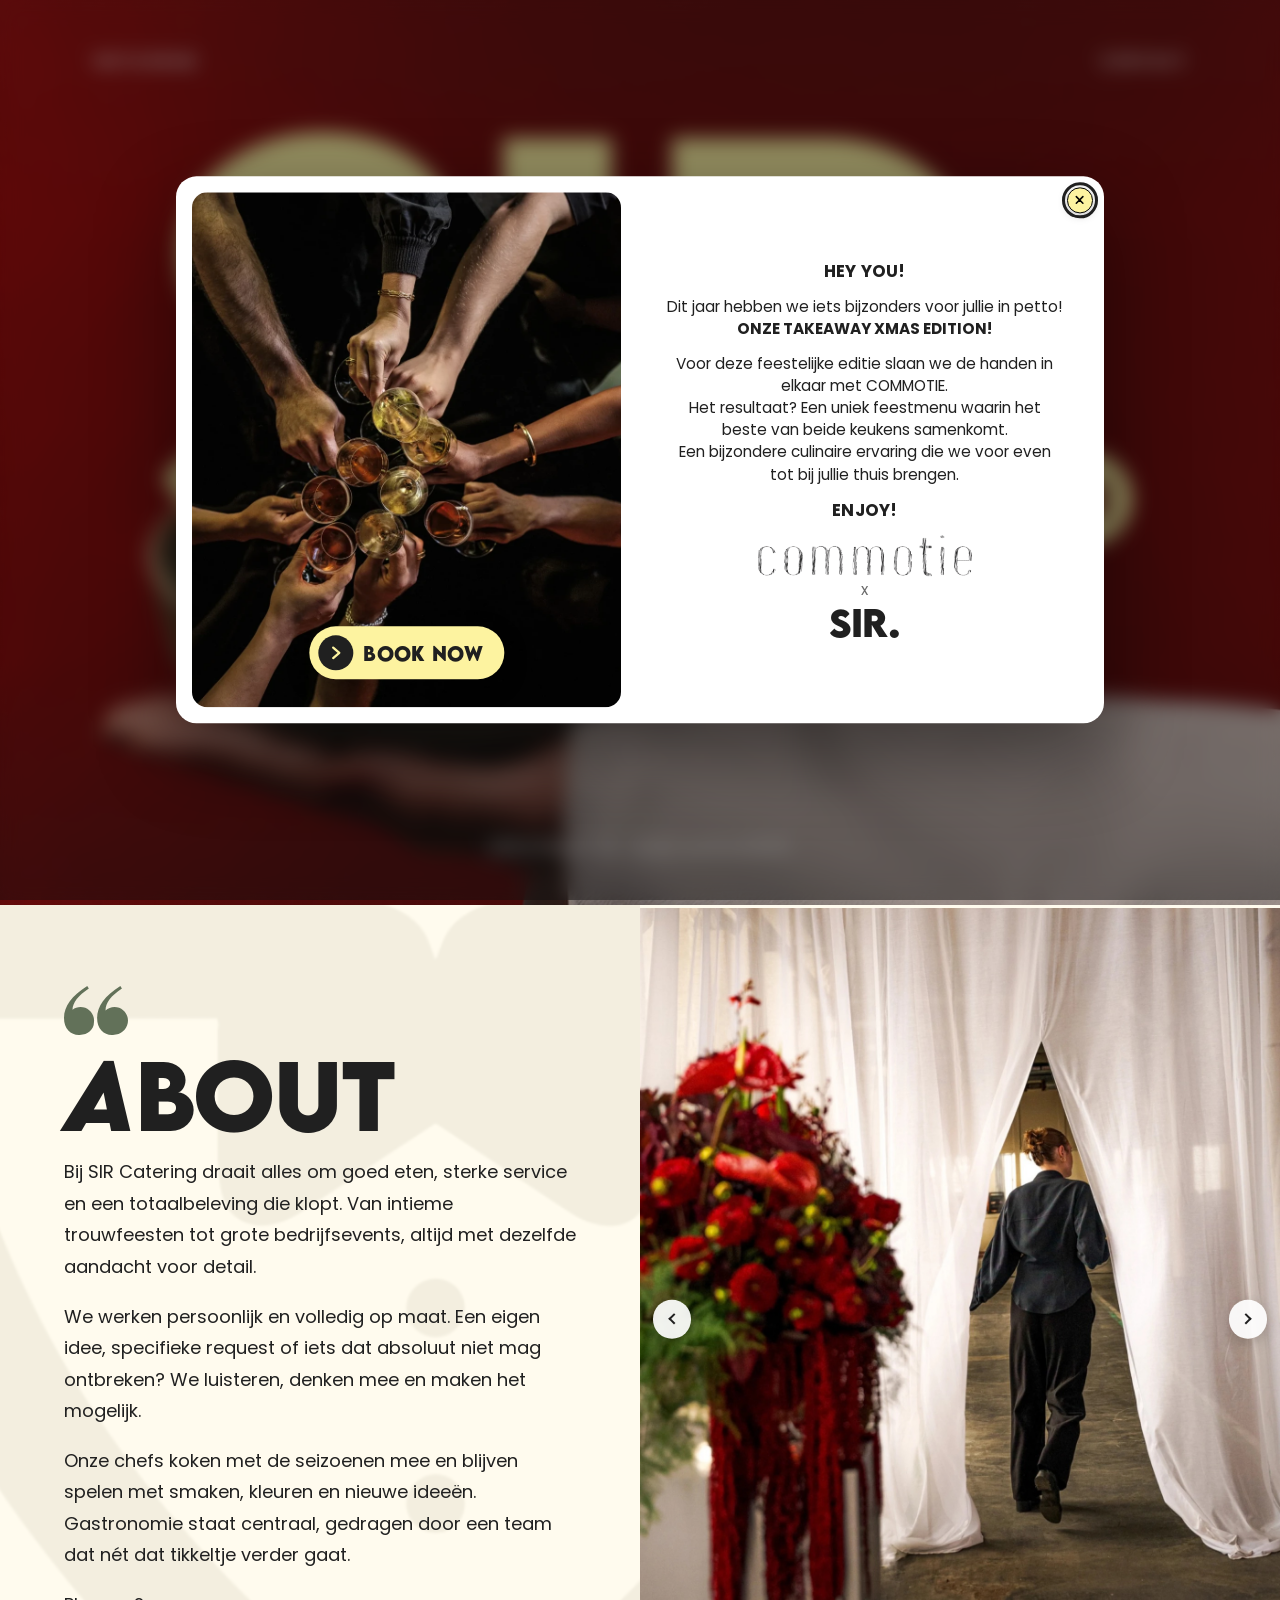
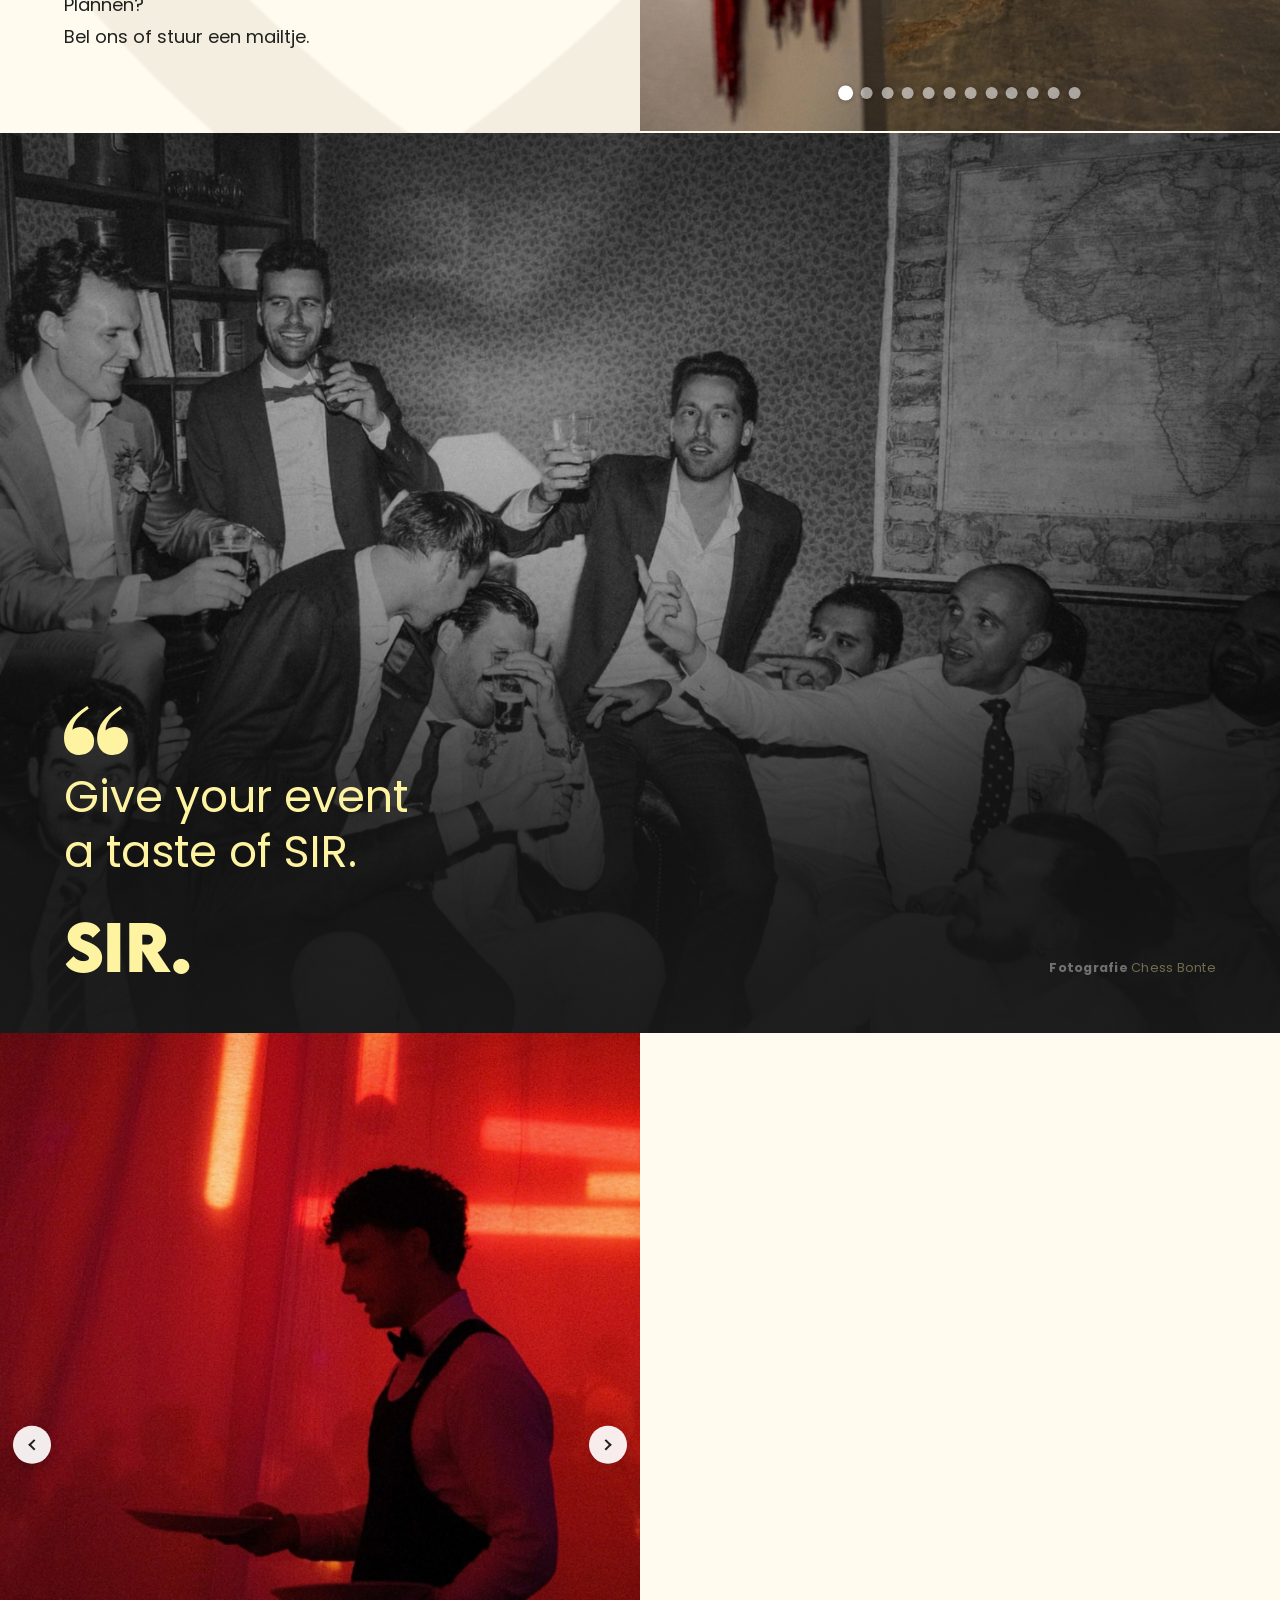
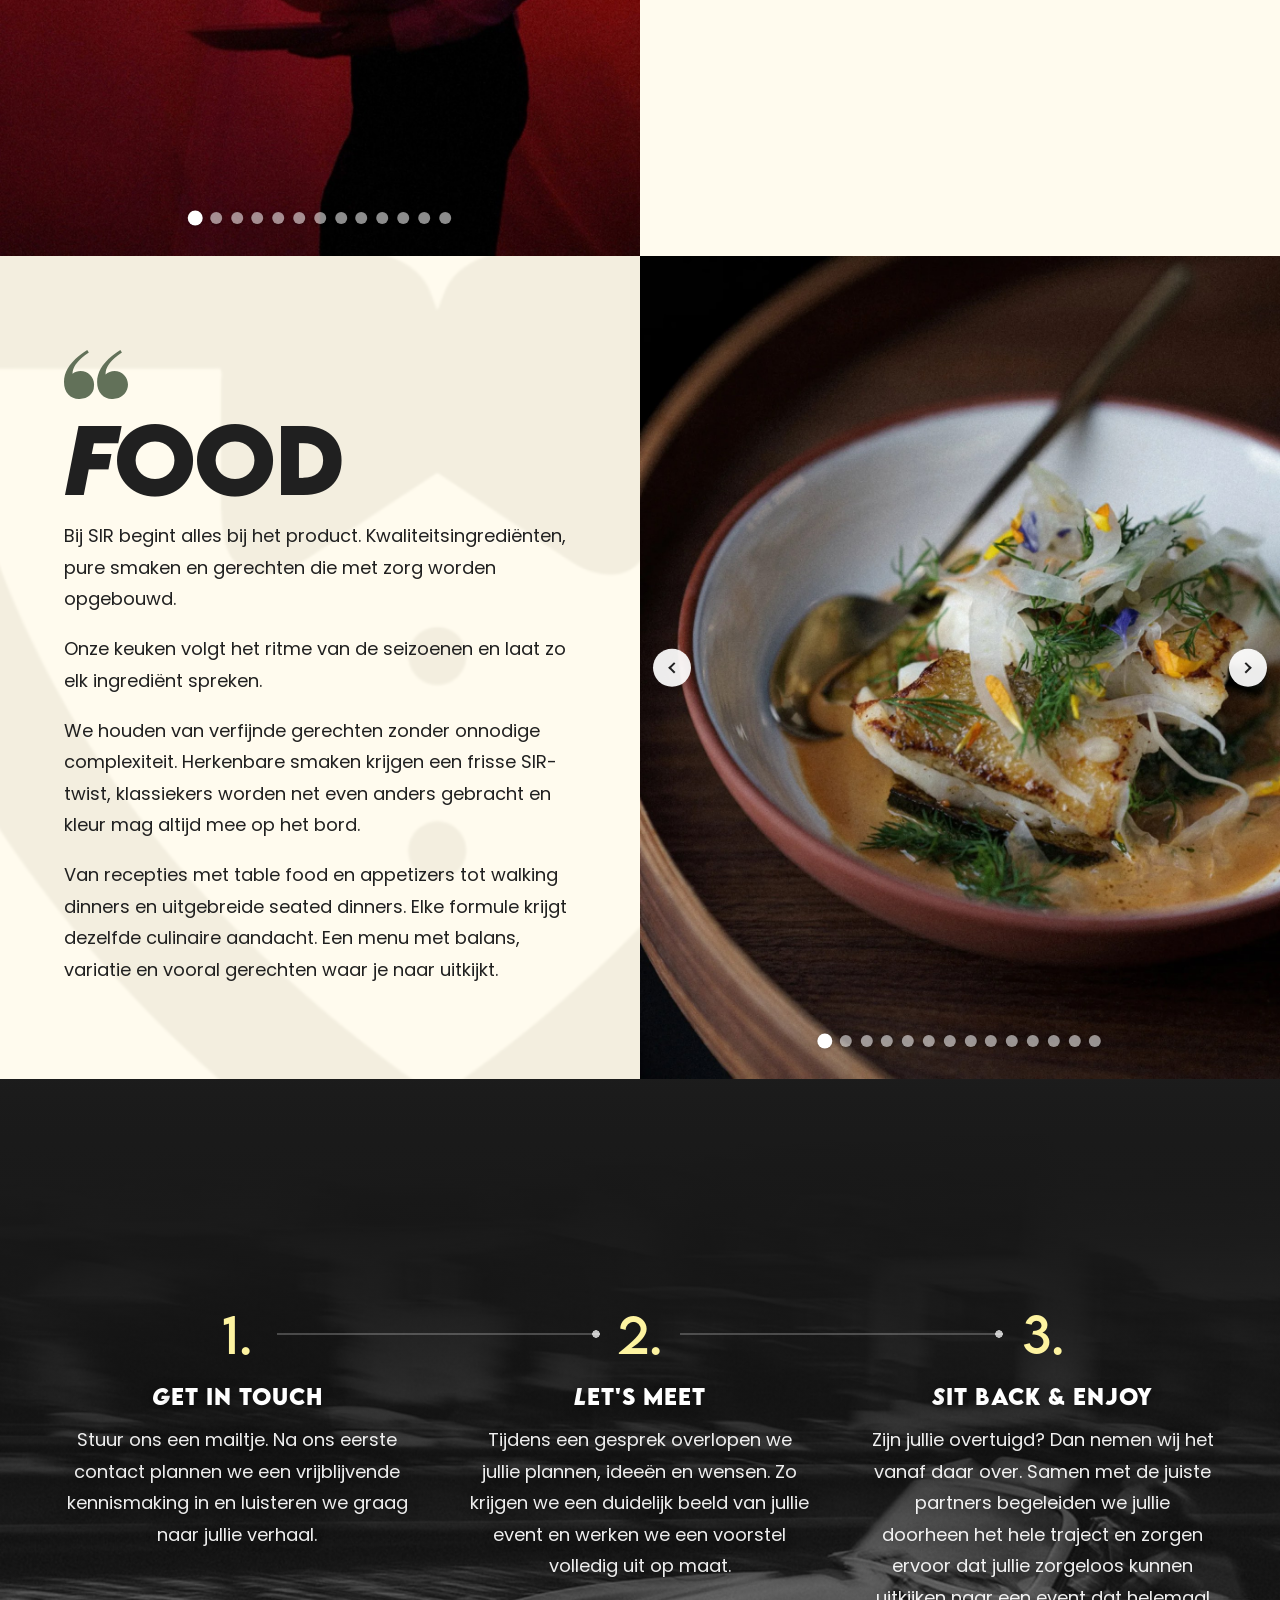
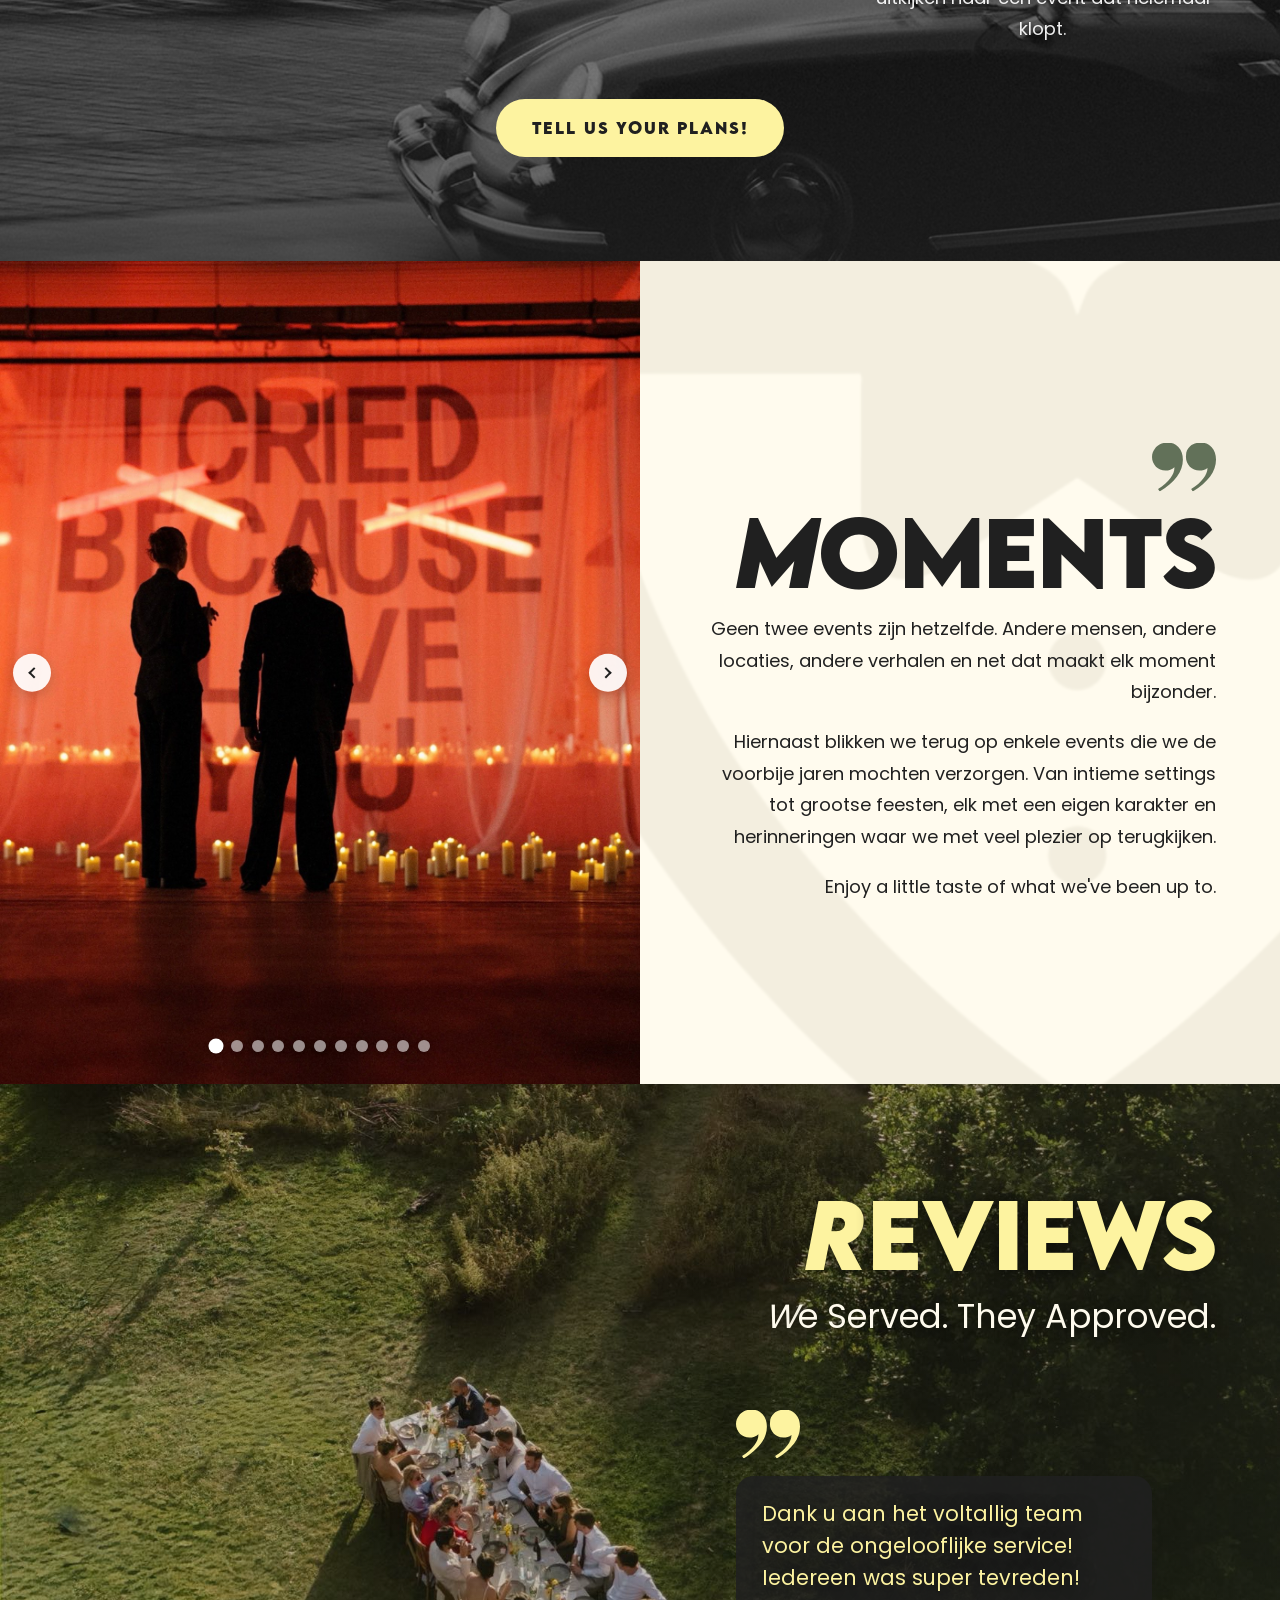
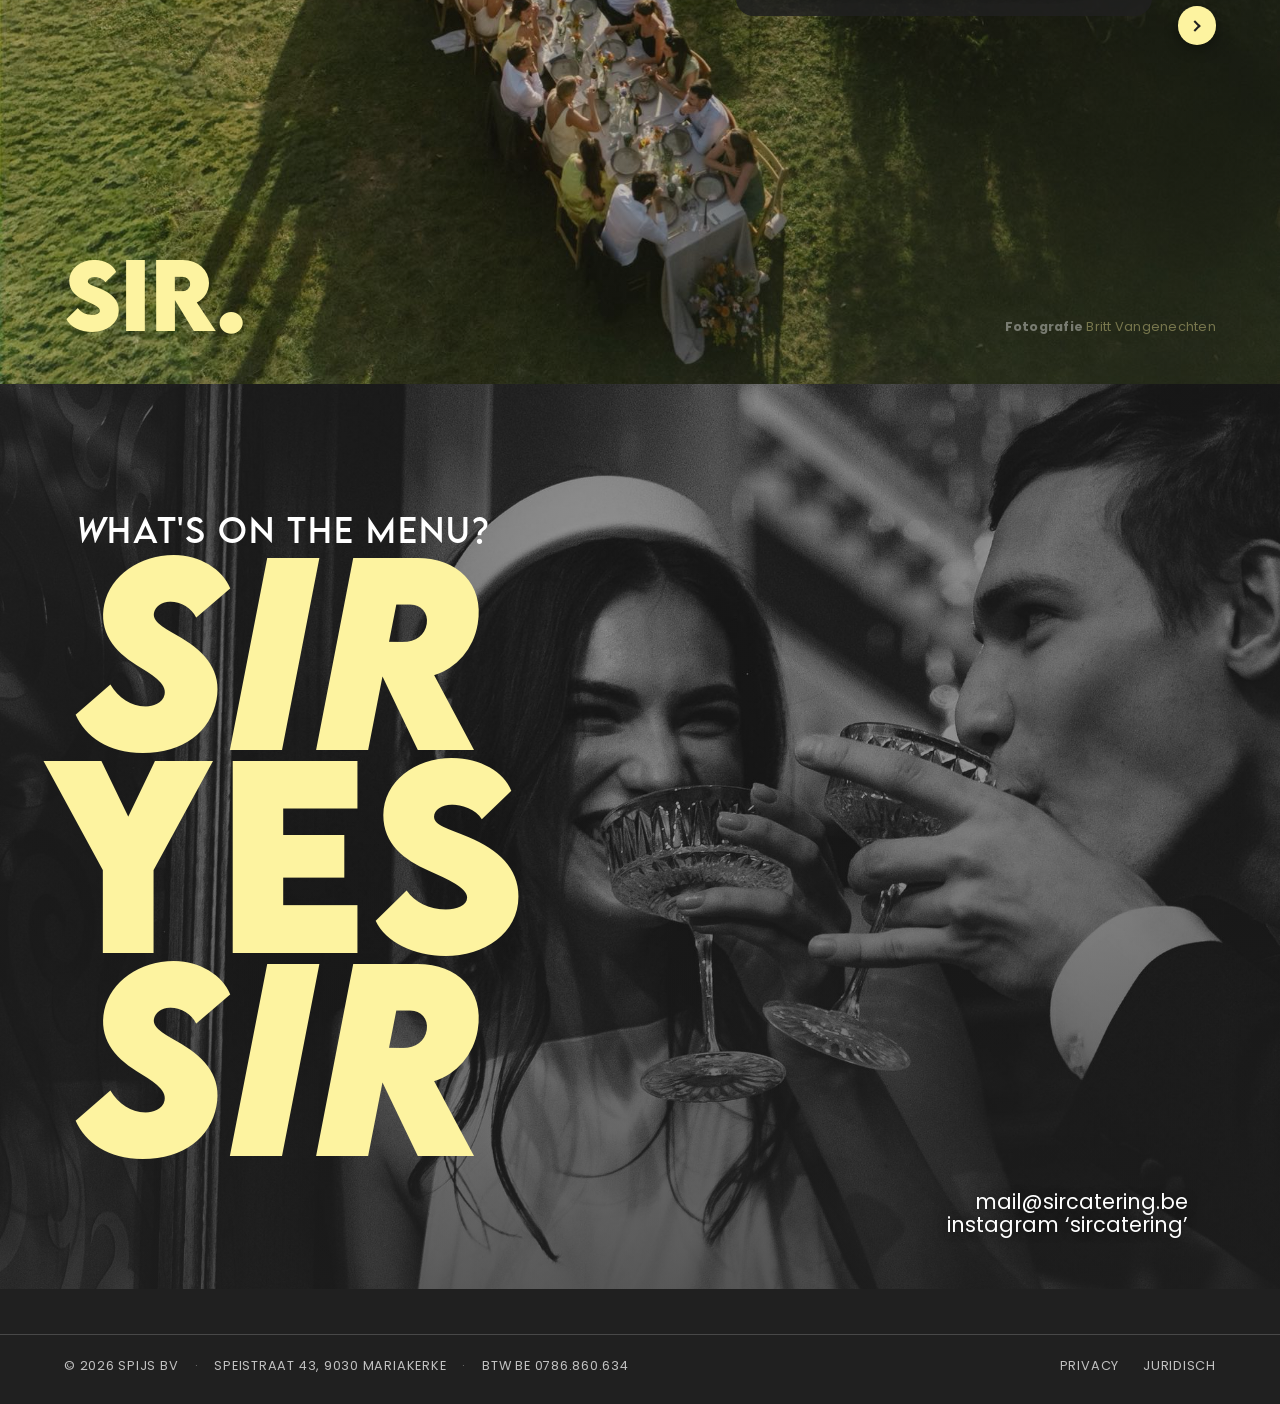
<file: index.html>
<!DOCTYPE html>
<html lang="nl">
<head>
<meta charset="utf-8">
<meta name="viewport" content="width=device-width, initial-scale=1">
<title>SIR. — Premium Event Catering</title>
<meta name="description" content="Sir Catering — premium event catering uit Mariakerke. Van intiem diner tot trouwfeest of corporate event: gastronomie, service en beleving tot in de kleinste details.">
<meta name="theme-color" content="#202020">
<link rel="canonical" href="https://sircatering.be/">

<meta property="og:type" content="website">
<meta property="og:locale" content="nl_BE">
<meta property="og:site_name" content="SIR. Premium Event Catering">
<meta property="og:title" content="SIR. — Premium Event Catering">
<meta property="og:description" content="Van intiem diner tot trouwfeest of corporate event: gastronomie, service en beleving tot in de kleinste details.">
<!-- Open Graph vereist absolute URL's — bij een andere domeinnaam ook deze aanpassen -->
<meta property="og:url" content="https://sircatering.be/">
<meta property="og:image" content="https://sircatering.be/images/og-image.jpg">
<meta property="og:image:width" content="1200">
<meta property="og:image:height" content="630">
<meta name="twitter:card" content="summary_large_image">

<script type="application/ld+json">
{
  "@context": "https://schema.org",
  "@type": "FoodEstablishment",
  "additionalType": "https://schema.org/CateringService",
  "name": "Sir Catering",
  "alternateName": "SIR. Premium Event Catering",
  "legalName": "Spijs bv",
  "vatID": "BE0786860634",
  "taxID": "0786.860.634",
  "url": "https://sircatering.be/",
  "email": "mail@sircatering.be",
  "image": "https://sircatering.be/images/og-image.jpg",
  "description": "Premium event catering uit Mariakerke. Van intiem diner tot trouwfeest of corporate event: gastronomie, service en beleving tot in de kleinste details.",
  "address": {
    "@type": "PostalAddress",
    "streetAddress": "Speistraat 43",
    "postalCode": "9030",
    "addressLocality": "Mariakerke",
    "addressCountry": "BE"
  },
  "servesCuisine": "Seizoensgebonden gastronomie",
  "areaServed": "BE"
}
</script>

<!-- Het merkteken uit design/icon.svg. De .ico bevat 16 t/m 256 px, zodat
     Windows-snelkoppelingen en oudere browsers een scherpe versie krijgen. -->
<link rel="icon" href="favicon.ico" sizes="16x16 24x24 32x32 48x48 64x64 128x128 256x256">
<link rel="icon" href="assets/img/favicon-32.png" type="image/png" sizes="32x32">
<link rel="icon" href="assets/img/icon-512.png" type="image/png" sizes="512x512">
<link rel="apple-touch-icon" href="assets/img/apple-touch-icon.png">

<!-- LEMON MILK staat lokaal in /fonts. Deze twee dragen het eerste scherm
     (het woordmerk en de navigatie), dus die halen we meteen op. -->
<link rel="preload" href="fonts/LEMONMILK-Bold.woff2" as="font" type="font/woff2" crossorigin>
<link rel="preload" href="fonts/LEMONMILK-Light.woff2" as="font" type="font/woff2" crossorigin>

<link rel="preload" href="fonts/Poppins-Regular.woff2" as="font" type="font/woff2" crossorigin>
<link rel="stylesheet" href="assets/css/style.css">

<script>
/* Staat bewust inline in de <head>:
   1. markeert de pagina als "JS actief" (anders blijft alles zichtbaar);
   2. vangt álle laadfouten van afbeeldingen op, ook die vóór main.js. */
document.documentElement.classList.add('js');
document.addEventListener('error', function (e) {
  var el = e.target;
  if (el && el.tagName === 'IMG') { el.setAttribute('data-missing', ''); }
}, true);
</script>
<script src="https://superhoreca.app/embed/site.v1.js" async data-o="cmvmku9dz000130gskl0solmu.vjpNCRUijGzMNuKa"></script>
</head>

<body>
<a class="skip-link" href="#about">Naar de inhoud</a>

<!-- ============================================================
     STICKY HEADER — verschijnt zodra je voorbij de hero scrolt
     ============================================================ -->
<header class="site-header" id="site-header">
  <a class="site-header__logo" href="#top" aria-label="SIR. — naar boven">SIR.</a>

  <nav class="site-header__nav" aria-label="Hoofdnavigatie">
    <a href="#about">About</a>
    <a href="#sirvice">Sir<em>vice</em></a>
    <a href="#contact">Contact</a>
  </nav>

  <button class="burger" type="button" aria-label="Menu openen" aria-expanded="false" aria-controls="site-menu">
    <span aria-hidden="true"><i></i><i></i><i></i></span>
  </button>
</header>

<!-- ============================================================
     OVERLAY MENU
     ============================================================ -->
<div class="menu" id="site-menu" role="dialog" aria-modal="true" aria-label="Menu">
  <button class="menu__close" type="button" aria-label="Menu sluiten" aria-expanded="false" aria-controls="site-menu">
    <span aria-hidden="true"><i></i><i></i><i></i></span>
  </button>
  <div class="menu__inner">
    <nav class="menu__nav" aria-label="Menu">
      <!-- Het label zit in één span: anders zijn "Sir" en "vice" aparte
           flex-items en valt de gap van de link ertussen. -->
      <a href="#about"><span class="menu__no">01</span><span class="menu__label">About</span></a>
      <a href="#sirvice"><span class="menu__no">02</span><span class="menu__label">Sir<em>vice</em></span></a>
      <a href="#food"><span class="menu__no">03</span><span class="menu__label">Food</span></a>
      <a href="#contact"><span class="menu__no">04</span><span class="menu__label">Contact</span></a>
      <a href="#moments"><span class="menu__no">05</span><span class="menu__label">Moments</span></a>
      <a href="#reviews"><span class="menu__no">06</span><span class="menu__label">Reviews</span></a>
    </nav>
    <div class="menu__meta">
      <p><a href="mailto:mail@sircatering.be">mail@sircatering.be</a></p>
      <p>Spijs bv<br>Speistraat 43<br>9030 Mariakerke<br>Btw BE 0786.860.634</p>
      <p><a href="jobs.html">Jobs</a><br>
         <a href="https://www.instagram.com/sircatering" target="_blank" rel="noopener">Instagram</a><br>
         <a href="privacy.html">Privacy</a><br>
         <a href="juridisch.html">Juridisch</a></p>
    </div>
  </div>
</div>

<main id="top">

  <!-- ============================================================
       1. HERO
       ============================================================ -->
  <section class="hero" id="hero" aria-label="SIR. Premium Event Catering">
    <!-- Kader met de verhouding van de foto (2000x1414). Het past zich binnen
         het scherm, zodat de hele foto te zien is in plaats van een uitsnede. -->
    <div class="hero__frame">
    <div class="hero__media ph ph--hero ph--color" data-label="HERO" data-size="2000 × 1414">
      <!-- Twee uitsnedes van dezelfde opname: liggend voor brede schermen,
           staand voor telefoons. Een staande uitsnede uit de liggende foto zou
           niets toevoegen — dat zijn exact dezelfde pixels als cover daar al
           toont — dus hiervoor is een eigen bestand nodig. -->
      <picture>
        <source media="(max-width: 47.99em)" srcset="images/hero-mobile.jpg" width="1080" height="1920">
        <img src="images/hero.jpg" alt="" width="2000" height="1414" fetchpriority="high" decoding="async">
      </picture>
    </div>
    <div class="hero__scrim" aria-hidden="true"></div>

    <div class="hero__top">
      <a class="hero__link" href="https://www.instagram.com/sircatering" target="_blank" rel="noopener">Instagram</a>
      <a class="hero__link" href="#contact">Contact</a>
    </div>

    <div class="hero__center">
      <!-- aria-label op de h1 zelf: anders zou de knoplabel ("Menu openen")
           mee in de naam van de hoofdtitel belanden. -->
      <h1 class="hero__wordmark" aria-label="SIR. Premium Event Catering">
        <span class="hero__sir">SIR</span><!--
     --><button class="hero__dot" type="button" aria-label="Menu openen" aria-expanded="false" aria-controls="site-menu">
          <span aria-hidden="true"><i></i><i></i><i></i></span>
        </button>
      </h1>
      <p class="hero__tagline"><strong>Premium Event</strong><span>Catering</span></p>
    </div>

    <!-- Adres opent de kaart. Query in plaats van coordinaten: Google toont dan
         de zaak met naam, en het adres blijft leesbaar in de broncode. -->
    <p class="hero__address"><a
      href="https://www.google.com/maps/search/?api=1&amp;query=Speistraat%2043%2C%209030%20Mariakerke%2C%20Belgium"
      target="_blank" rel="noopener"
      aria-label="Speistraat 43, 9030 Mariakerke — openen in Google Maps"
      >Speistraat 43&nbsp;&nbsp;9030 Mariakerke</a></p>
    </div><!-- /.hero__frame -->
  </section>

  <!-- ============================================================
       2. ABOUT — tekst links, carrousel rechts
       ============================================================ -->
  <section class="split" id="about">
    <div class="split__text reveal">
      <div class="split__card">
        <span class="quote-mark quote-mark--open" aria-hidden="true"></span>
        <h2 class="section-title">About</h2>
        <p>Bij SIR Catering draait alles om goed eten, sterke service en een totaalbeleving die klopt. Van intieme trouwfeesten tot grote bedrijfsevents, altijd met dezelfde aandacht voor detail.</p>
        <p>We werken persoonlijk en volledig op maat. Een eigen idee, specifieke request of iets dat absoluut niet mag ontbreken? We luisteren, denken mee en maken het mogelijk.</p>
        <p>Onze chefs koken met de seizoenen mee en blijven spelen met smaken, kleuren en nieuwe ideeën. Gastronomie staat centraal, gedragen door een team dat nét dat tikkeltje verder gaat.</p>
        <p>Plannen?<br>Bel ons of <a class="text-link" href="mailto:mail@sircatering.be">stuur een mailtje</a>.</p>
      </div>
    </div>

    <!-- Carrousel: voeg een slide toe door één .carousel__slide te kopiëren -->
    <div class="split__media">
      <div class="carousel" role="group" data-carousel aria-roledescription="carrousel" aria-label="Beelden bij About">
        <div class="carousel__viewport">
          <ul class="carousel__track">
            <li class="carousel__slide ph" data-label="ABOUT 01" data-size="1400 × 1800"><img src="images/about-1.jpg" alt="Het team van Sir Catering aan het werk" loading="lazy" decoding="async"></li>
            <li class="carousel__slide ph" data-label="ABOUT 02" data-size="1400 × 1800"><img src="images/about-2.jpg" alt="" loading="lazy" decoding="async"></li>
            <li class="carousel__slide ph" data-label="ABOUT 03" data-size="1400 × 1800"><img src="images/about-3.jpg" alt="" loading="lazy" decoding="async"></li>
            <li class="carousel__slide ph" data-label="ABOUT 04" data-size="1400 × 1800"><img src="images/about-4.jpg" alt="" loading="lazy" decoding="async"></li>
            <li class="carousel__slide ph" data-label="ABOUT 05" data-size="1400 × 1800"><img src="images/about-5.jpg" alt="" loading="lazy" decoding="async"></li>
            <li class="carousel__slide ph" data-label="ABOUT 06" data-size="1400 × 1800"><img src="images/about-6.jpg" alt="" loading="lazy" decoding="async"></li>
            <li class="carousel__slide ph" data-label="ABOUT 07" data-size="1400 × 1800"><img src="images/about-7.jpg" alt="" loading="lazy" decoding="async"></li>
            <li class="carousel__slide ph" data-label="ABOUT 08" data-size="1400 × 1800"><img src="images/about-8.jpg" alt="" loading="lazy" decoding="async"></li>
            <li class="carousel__slide ph" data-label="ABOUT 09" data-size="1400 × 1800"><img src="images/about-9.jpg" alt="" loading="lazy" decoding="async"></li>
            <li class="carousel__slide ph" data-label="ABOUT 10" data-size="1400 × 1800"><img src="images/about-10.jpg" alt="" loading="lazy" decoding="async"></li>
            <li class="carousel__slide ph" data-label="ABOUT 11" data-size="1400 × 1800"><img src="images/about-11.jpg" alt="" loading="lazy" decoding="async"></li>
            <li class="carousel__slide ph" data-label="ABOUT 12" data-size="1400 × 1800"><img src="images/about-12.jpg" alt="" loading="lazy" decoding="async"></li>
          </ul>
        </div>
        <button class="carousel__arrow carousel__arrow--prev" type="button" aria-label="Vorige foto"></button>
        <button class="carousel__arrow carousel__arrow--next" type="button" aria-label="Volgende foto"></button>
        <div class="carousel__dots"></div>
        <p class="carousel__status visually-hidden" aria-live="polite"></p>
      </div>
    </div>
  </section>

  <!-- ============================================================
       3. QUOTE — volvlak-beeld met korte uitspraak
       ============================================================ -->
  <section class="quote" aria-label="Quote">
    <div class="quote__media ph ph--hero" data-label="QUOTE" data-size="1890 × 1418">
      <img src="images/quote.jpg" alt="" loading="lazy" decoding="async">
    </div>
    <div class="quote__scrim" aria-hidden="true"></div>
    <blockquote class="quote__body reveal">
      <span class="quote-mark quote-mark--open quote-mark--butter" aria-hidden="true"></span>
      <p>Give your event<br>a taste of SIR.</p>
    </blockquote>
    <!-- "SIR." en de fotocredit horen op een gedeelde basislijn; daarom staan
         ze in een rij en niet los van elkaar. -->
    <div class="credit-row">
      <span class="quote__sir" aria-hidden="true">SIR.</span>
      <p class="photo-credit"><strong>Fotografie</strong> <span class="photo-credit__name">Chess Bonte</span></p>
    </div>
  </section>

  <!-- ============================================================
       4. SIRVICE — carrousel links, tekst rechts
       ============================================================ -->
  <section class="split split--reverse" id="sirvice">
    <div class="split__media">
      <div class="carousel" role="group" data-carousel aria-roledescription="carrousel" aria-label="Beelden bij Sirvice">
        <div class="carousel__viewport">
          <ul class="carousel__track">
            <li class="carousel__slide ph" data-label="SIRVICE 01" data-size="1400 × 1800"><img src="images/sirvice-1.jpg" alt="Service tijdens een event van Sir Catering" loading="lazy" decoding="async"></li>
            <li class="carousel__slide ph" data-label="SIRVICE 02" data-size="1400 × 1800"><img src="images/sirvice-2.jpg" alt="" loading="lazy" decoding="async"></li>
            <li class="carousel__slide ph" data-label="SIRVICE 03" data-size="1400 × 1800"><img src="images/sirvice-3.jpg" alt="" loading="lazy" decoding="async"></li>
            <li class="carousel__slide ph" data-label="SIRVICE 04" data-size="1400 × 1800"><img src="images/sirvice-4.jpg" alt="" loading="lazy" decoding="async"></li>
            <li class="carousel__slide ph" data-label="SIRVICE 05" data-size="1400 × 1800"><img src="images/sirvice-5.jpg" alt="" loading="lazy" decoding="async"></li>
            <li class="carousel__slide ph" data-label="SIRVICE 06" data-size="1400 × 1800"><img src="images/sirvice-6.jpg" alt="" loading="lazy" decoding="async"></li>
            <li class="carousel__slide ph" data-label="SIRVICE 07" data-size="1400 × 1800"><img src="images/sirvice-7.jpg" alt="" loading="lazy" decoding="async"></li>
            <li class="carousel__slide ph" data-label="SIRVICE 08" data-size="1400 × 1800"><img src="images/sirvice-8.jpg" alt="" loading="lazy" decoding="async"></li>
            <li class="carousel__slide ph" data-label="SIRVICE 09" data-size="1400 × 1800"><img src="images/sirvice-9.jpg" alt="" loading="lazy" decoding="async"></li>
            <li class="carousel__slide ph" data-label="SIRVICE 10" data-size="1400 × 1800"><img src="images/sirvice-10.jpg" alt="" loading="lazy" decoding="async"></li>
            <li class="carousel__slide ph" data-label="SIRVICE 11" data-size="1400 × 1800"><img src="images/sirvice-11.jpg" alt="" loading="lazy" decoding="async"></li>
            <li class="carousel__slide ph" data-label="SIRVICE 12" data-size="1400 × 1800"><img src="images/sirvice-12.jpg" alt="" loading="lazy" decoding="async"></li>
            <li class="carousel__slide ph" data-label="SIRVICE 13" data-size="1400 × 1800"><img src="images/sirvice-13.jpg" alt="" loading="lazy" decoding="async"></li>
          </ul>
        </div>
        <button class="carousel__arrow carousel__arrow--prev" type="button" aria-label="Vorige foto"></button>
        <button class="carousel__arrow carousel__arrow--next" type="button" aria-label="Volgende foto"></button>
        <div class="carousel__dots"></div>
        <p class="carousel__status visually-hidden" aria-live="polite"></p>
      </div>
    </div>

    <div class="split__text split__text--end reveal">
      <div class="split__card">
        <span class="quote-mark quote-mark--close" aria-hidden="true"></span>
        <h2 class="section-title">Sir<em>vice</em></h2>
        <p>Van een intiem diner en trouwfeest tot een grootschalig corporate event: wij zorgen voor een totaalervaring van begin tot einde.</p>
        <p>Bij SIR gaat service verder dan alleen goed eten serveren. We denken mee, spelen in op jullie wensen en zorgen dat alles op het juiste moment op de juiste plaats staat.</p>
        <p>Van de eerste ontvangst tot het laatste glas: ons team houdt het overzicht, voelt aan wat nodig is en zorgt ervoor dat alles vlot verloopt. Jullie genieten van het moment en jullie gasten. Wij zorgen voor de gastronomie en hospitality.</p>
        <p class="split__tagline">Dat is onze SIR<em>VICE</em>.</p>
      </div>
    </div>
  </section>

  <!-- ============================================================
       5. FOOD — tekst links (rechts uitgelijnd), carrousel rechts
       ============================================================ -->
  <section class="split" id="food">
    <div class="split__text reveal">
      <div class="split__card">
        <span class="quote-mark quote-mark--open" aria-hidden="true"></span>
        <h2 class="section-title">Food</h2>
        <p>Bij SIR begint alles bij het product. Kwaliteitsingrediënten, pure smaken en gerechten die met zorg worden opgebouwd.</p>
        <p>Onze keuken volgt het ritme van de seizoenen en laat zo elk ingrediënt spreken.</p>
        <p>We houden van verfijnde gerechten zonder onnodige complexiteit. Herkenbare smaken krijgen een frisse SIR-twist, klassiekers worden net even anders gebracht en kleur mag altijd mee op het bord.</p>
        <p>Van recepties met table food en appetizers tot walking dinners en uitgebreide seated dinners. Elke formule krijgt dezelfde culinaire aandacht. Een menu met balans, variatie en vooral gerechten waar je naar uitkijkt.</p>
      </div>
    </div>

    <div class="split__media">
      <div class="carousel" role="group" data-carousel aria-roledescription="carrousel" aria-label="Beelden bij Food">
        <div class="carousel__viewport">
          <ul class="carousel__track">
            <li class="carousel__slide ph" data-label="FOOD 01" data-size="1400 × 1800"><img src="images/food-1.jpg" alt="Gerecht van Sir Catering" loading="lazy" decoding="async"></li>
            <li class="carousel__slide ph" data-label="FOOD 02" data-size="1400 × 1800"><img src="images/food-2.jpg" alt="" loading="lazy" decoding="async"></li>
            <li class="carousel__slide ph" data-label="FOOD 03" data-size="1400 × 1800"><img src="images/food-3.jpg" alt="" loading="lazy" decoding="async"></li>
            <li class="carousel__slide ph" data-label="FOOD 04" data-size="1400 × 1800"><img src="images/food-4.jpg" alt="" loading="lazy" decoding="async"></li>
            <li class="carousel__slide ph" data-label="FOOD 05" data-size="1400 × 1800"><img src="images/food-5.jpg" alt="" loading="lazy" decoding="async"></li>
            <li class="carousel__slide ph" data-label="FOOD 06" data-size="1400 × 1800"><img src="images/food-6.jpg" alt="" loading="lazy" decoding="async"></li>
            <li class="carousel__slide ph" data-label="FOOD 07" data-size="1400 × 1800"><img src="images/food-7.jpg" alt="" loading="lazy" decoding="async"></li>
            <li class="carousel__slide ph" data-label="FOOD 08" data-size="1400 × 1800"><img src="images/food-8.jpg" alt="" loading="lazy" decoding="async"></li>
            <li class="carousel__slide ph" data-label="FOOD 09" data-size="1400 × 1800"><img src="images/food-9.jpg" alt="" loading="lazy" decoding="async"></li>
            <li class="carousel__slide ph" data-label="FOOD 10" data-size="1400 × 1800"><img src="images/food-10.jpg" alt="" loading="lazy" decoding="async"></li>
            <li class="carousel__slide ph" data-label="FOOD 11" data-size="1400 × 1800"><img src="images/food-11.jpg" alt="" loading="lazy" decoding="async"></li>
            <li class="carousel__slide ph" data-label="FOOD 12" data-size="1400 × 1800"><img src="images/food-12.jpg" alt="" loading="lazy" decoding="async"></li>
            <li class="carousel__slide ph" data-label="FOOD 13" data-size="1400 × 1800"><img src="images/food-13.jpg" alt="" loading="lazy" decoding="async"></li>
            <li class="carousel__slide ph" data-label="FOOD 14" data-size="1400 × 1800"><img src="images/food-14.jpg" alt="" loading="lazy" decoding="async"></li>
          </ul>
        </div>
        <button class="carousel__arrow carousel__arrow--prev" type="button" aria-label="Vorige foto"></button>
        <button class="carousel__arrow carousel__arrow--next" type="button" aria-label="Volgende foto"></button>
        <div class="carousel__dots"></div>
        <p class="carousel__status visually-hidden" aria-live="polite"></p>
      </div>
    </div>
  </section>

  <!-- ============================================================
       6. CONTACT & BOOKING — over de Porsche, zoals in de voorstelling
       ============================================================ -->
  <section class="booking" id="contact">
    <div class="booking__media ph ph--hero" data-label="CONTACT" data-size="1890 × 1418">
      <img src="images/contact.jpg" alt="" loading="lazy" decoding="async">
    </div>
    <div class="booking__scrim" aria-hidden="true"></div>

    <div class="booking__inner">
      <h2 class="booking__title reveal">Contact <span>&amp;</span> <em>Booking</em></h2>

      <ol class="booking__steps">
        <li class="booking__step reveal">
          <span class="booking__num">1.</span>
          <h3>Get in touch</h3>
          <p>Stuur ons een mailtje. Na ons eerste contact plannen we een vrijblijvende kennismaking in en luisteren we graag naar jullie verhaal.</p>
        </li>
        <li class="booking__step reveal">
          <span class="booking__num">2.</span>
          <h3>Let's meet</h3>
          <p>Tijdens een gesprek overlopen we jullie plannen, ideeën en wensen. Zo krijgen we een duidelijk beeld van jullie event en werken we een voorstel volledig uit op maat.</p>
        </li>
        <li class="booking__step reveal">
          <span class="booking__num">3.</span>
          <h3>Sit back &amp; enjoy</h3>
          <p>Zijn jullie overtuigd? Dan nemen wij het vanaf daar over. Samen met de juiste partners begeleiden we jullie doorheen het hele traject en zorgen ervoor dat jullie zorgeloos kunnen uitkijken naar een event dat helemaal klopt.</p>
        </li>
      </ol>

      <p class="booking__cta reveal">
        <a class="btn" href="mailto:mail@sircatering.be?subject=Tell%20us%20your%20plans!">Tell us your plans!</a>
      </p>
    </div>
  </section>

  <!-- ============================================================
       7. MOMENTS — carrousel links, tekst rechts
       ============================================================ -->
  <section class="split split--reverse" id="moments">
    <div class="split__media">
      <div class="carousel" role="group" data-carousel aria-roledescription="carrousel" aria-label="Beelden bij Moments">
        <div class="carousel__viewport">
          <ul class="carousel__track">
            <li class="carousel__slide ph" data-label="MOMENTS 01" data-size="1400 × 1800"><img src="images/moments-1.jpg" alt="Een event verzorgd door Sir Catering" loading="lazy" decoding="async"></li>
            <li class="carousel__slide ph" data-label="MOMENTS 02" data-size="1400 × 1800"><img src="images/moments-2.jpg" alt="" loading="lazy" decoding="async"></li>
            <li class="carousel__slide ph" data-label="MOMENTS 03" data-size="1400 × 1800"><img src="images/moments-3.jpg" alt="" loading="lazy" decoding="async"></li>
            <li class="carousel__slide ph" data-label="MOMENTS 04" data-size="1400 × 1800"><img src="images/moments-4.jpg" alt="" loading="lazy" decoding="async"></li>
            <li class="carousel__slide ph" data-label="MOMENTS 05" data-size="1400 × 1800"><img src="images/moments-5.jpg" alt="" loading="lazy" decoding="async"></li>
            <li class="carousel__slide ph" data-label="MOMENTS 06" data-size="1400 × 1800"><img src="images/moments-6.jpg" alt="" loading="lazy" decoding="async"></li>
            <li class="carousel__slide ph" data-label="MOMENTS 07" data-size="1400 × 1800"><img src="images/moments-7.jpg" alt="" loading="lazy" decoding="async"></li>
            <li class="carousel__slide ph" data-label="MOMENTS 08" data-size="1400 × 1800"><img src="images/moments-8.jpg" alt="" loading="lazy" decoding="async"></li>
            <li class="carousel__slide ph" data-label="MOMENTS 09" data-size="1400 × 1800"><img src="images/moments-9.jpg" alt="" loading="lazy" decoding="async"></li>
            <li class="carousel__slide ph" data-label="MOMENTS 10" data-size="1400 × 1800"><img src="images/moments-10.jpg" alt="" loading="lazy" decoding="async"></li>
            <li class="carousel__slide ph" data-label="MOMENTS 11" data-size="1400 × 1800"><img src="images/moments-11.jpg" alt="" loading="lazy" decoding="async"></li>
          </ul>
        </div>
        <button class="carousel__arrow carousel__arrow--prev" type="button" aria-label="Vorige foto"></button>
        <button class="carousel__arrow carousel__arrow--next" type="button" aria-label="Volgende foto"></button>
        <div class="carousel__dots"></div>
        <p class="carousel__status visually-hidden" aria-live="polite"></p>
      </div>
    </div>

    <div class="split__text split__text--end reveal">
      <div class="split__card">
        <span class="quote-mark quote-mark--close" aria-hidden="true"></span>
        <h2 class="section-title">Moments</h2>
        <p>Geen twee events zijn hetzelfde. Andere mensen, andere locaties, andere verhalen en net dat maakt elk moment bijzonder.</p>
        <p>Hiernaast blikken we terug op enkele events die we de voorbije jaren mochten verzorgen. Van intieme settings tot grootse feesten, elk met een eigen karakter en herinneringen waar we met veel plezier op terugkijken.</p>
        <p class="split__tagline">Enjoy a little taste of what we've been up to.</p>
      </div>
    </div>
  </section>


  <!-- ============================================================
       8. REVIEWS — "We Served. They Approved."
       Eén review tegelijk; het pijltje bladert verder.
       ============================================================ -->
  <section class="reviews" id="reviews" aria-label="Reviews">
    <div class="reviews__media ph ph--hero ph--color" data-label="REVIEWS" data-size="1700 × 1481">
      <img src="images/reviews.jpg" alt="" loading="lazy" decoding="async">
    </div>
    <div class="reviews__scrim" aria-hidden="true"></div>

    <div class="reviews__lede reveal">
      <p class="reviews__kicker">Reviews</p>
      <h2>We Served. They Approved.</h2>
    </div>

    <div class="reviews__panel">
      <div class="reviews__quote" data-reviews>
        <span class="quote-mark quote-mark--close quote-mark--butter" aria-hidden="true"></span>
        <div class="reviews__viewport" aria-live="polite">
          <!-- Een review toevoegen = één <blockquote> erbij; de JavaScript telt zelf. -->
          <blockquote class="is-active"><p>Dank u aan het voltallig team voor de ongelooflijke service! Iedereen was super tevreden!</p></blockquote>
          <blockquote><p>We zijn super tevreden dat we met jullie hebben samengewerkt! Vanaf ons eerste contact, tot de wijnproeving en de bruidstaart, alles was tiptop! Letterlijk alle gasten spraken ons aan over het eten en de bediening omdat het zo in orde was.</p></blockquote>
          <blockquote><p>Het was super lekker en dat compliment hebben we van iedereen gehoord. Vooral de hapjes vielen heel erg in de smaak. Het volledige team was zeer attent, wat enorm geapprecieerd werd.</p></blockquote>
          <blockquote><p>Heel hard genoten en alleen maar lof over de cateraar.</p></blockquote>
          <blockquote><p>Graag wil ik jullie feliciteren met jullie pico-bello verzorging van ons feest. De gasten mochten genieten van een heerlijk en fijn walking dinner. Ook een pluim naar al jullie medewerkers: ze waren allen heel vriendelijk, behulpzaam, en stuk voor stuk mooie mensen. Alles liep op rolletjes.</p></blockquote>
        </div>
      </div>
      <button class="reviews__next" type="button" aria-label="Volgende review"></button>
    </div>

    <div class="credit-row">
      <span class="reviews__sir" aria-hidden="true">SIR.</span>
      <p class="photo-credit"><strong>Fotografie</strong> <span class="photo-credit__name">Britt Vangenechten</span></p>
    </div>
  </section>

</main>

<!-- ============================================================
     8. FOOTER
     ============================================================ -->
<footer class="footer">
  <!-- Het kader van de voorstelling: 842,25 x 595,5 (1,414). Alles erbinnen
       staat in procenten van dit kader, zodat de verhoudingen op elke breedte
       gelijk blijven. De juridische regel staat er BUITEN, want die bestaat
       niet in de voorstelling. -->
  <div class="footer__poster">
  <div class="footer__media ph ph--hero" data-label="FOOTER" data-size="1890 × 1418">
    <!-- Staande uitsnede voor telefoons, liggend voor bredere schermen. -->
    <picture>
      <source media="(max-width: 47.99em)" srcset="images/footer-mobile.jpg" width="1080" height="1920">
      <img src="images/footer.jpg" alt="" width="1890" height="1418" loading="lazy" decoding="async">
    </picture>
  </div>
  <div class="footer__scrim" aria-hidden="true"></div>

  <div class="footer__inner">
    <div class="footer__lede">
      <p class="footer__kicker">What's on the menu?</p>
      <p class="footer__wordmark"><span>Sir</span> <span class="footer__yes">Yes</span> <span>Sir</span></p>
    </div>

    <address class="footer__contact">
      <a href="mailto:mail@sircatering.be">mail@sircatering.be</a>
      <a href="https://www.instagram.com/sircatering" target="_blank" rel="noopener">instagram &lsquo;sircatering&rsquo;</a>
    </address>
  </div>
  </div><!-- /.footer__poster -->

  <div class="footer__legal">
    <p class="footer__company">
      <span>&copy; <span data-year>2026</span> Spijs bv</span>
      <span><a
        href="https://www.google.com/maps/search/?api=1&amp;query=Speistraat%2043%2C%209030%20Mariakerke%2C%20Belgium"
        target="_blank" rel="noopener"
        aria-label="Speistraat 43, 9030 Mariakerke — openen in Google Maps"
        >Speistraat 43, 9030 Mariakerke</a></span>
      <span>Btw BE 0786.860.634</span>
    </p>
    <nav class="footer__links" aria-label="Juridisch">
      <a href="privacy.html">Privacy</a>
      <a href="juridisch.html">Juridisch</a>
    </nav>
  </div>
</footer>

<!-- ============================================================
     TIJDELIJKE POP-UP — Takeaway Xmas Edition
     Verschijnt alleen binnen het venster dat in main.js staat
     (17 november t/m 18 december). Voeg ?popup=1 aan de URL toe om
     hem buiten die periode te bekijken, ?popup=0 om hem te onderdrukken.
     ============================================================ -->
<dialog class="promo" id="promo" aria-labelledby="promo-title">
  <button class="promo__close" type="button" aria-label="Sluiten" data-promo-close>
    <svg viewBox="0 0 24 24" aria-hidden="true" focusable="false">
      <path d="M6 6l12 12M18 6L6 18" fill="none" stroke="currentColor" stroke-width="2.8" stroke-linecap="round"/>
    </svg>
  </button>

  <div class="promo__media">
    <img src="images/popup-xmas.webp" alt="" width="1456" height="1094" loading="lazy" decoding="async">
    <a class="promo__cta" href="https://preview.mailerlite.com/q5g3m9t4m1" target="_blank" rel="noopener">
      <span class="promo__cta-icon" aria-hidden="true">
        <svg viewBox="0 0 24 24" focusable="false"><path d="M9 6l7 6-7 6" fill="none" stroke="currentColor" stroke-width="2.6" stroke-linecap="round" stroke-linejoin="round"/></svg>
      </span>
      Book now
    </a>
  </div>

  <div class="promo__body">
    <p class="promo__hey" id="promo-title">Hey you!</p>
    <p>Dit jaar hebben we iets bijzonders voor jullie in petto!<br>
       <strong>Onze takeaway xmas edition!</strong></p>
    <p>Voor deze feestelijke editie slaan we de handen in elkaar met COMMOTIE.<br>
       Het resultaat? Een uniek feestmenu waarin het beste van beide keukens samenkomt.<br>
       Een bijzondere culinaire ervaring die we voor even tot bij jullie thuis brengen.</p>
    <p class="promo__enjoy">Enjoy!</p>
    <p class="promo__lockup">
      <img class="promo__commotie" src="images/popup-commotie.png" alt="commotie" width="760" height="143" loading="lazy" decoding="async">
      <span class="promo__x">x</span>
      <span class="promo__sir">SIR.</span>
    </p>
  </div>
</dialog>

<script src="assets/js/main.js" defer></script>
</body>
</html>
</file>
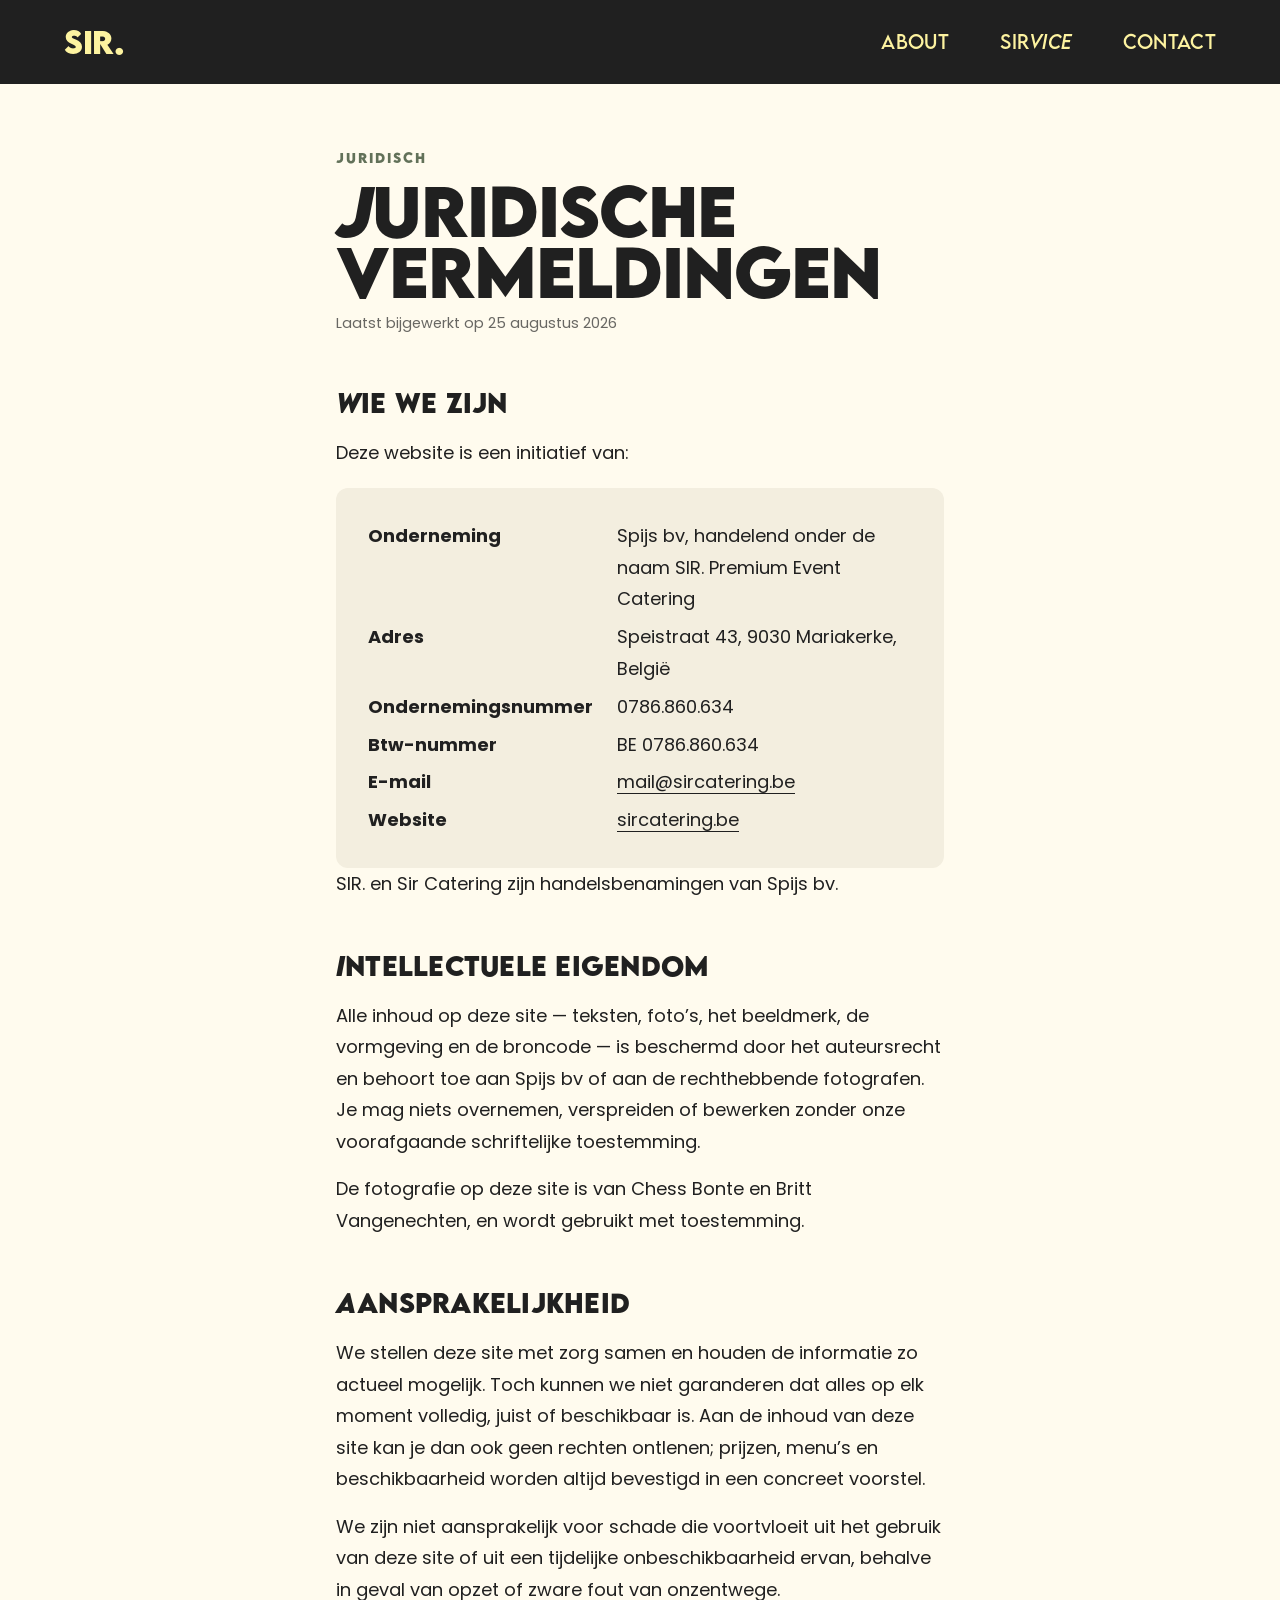
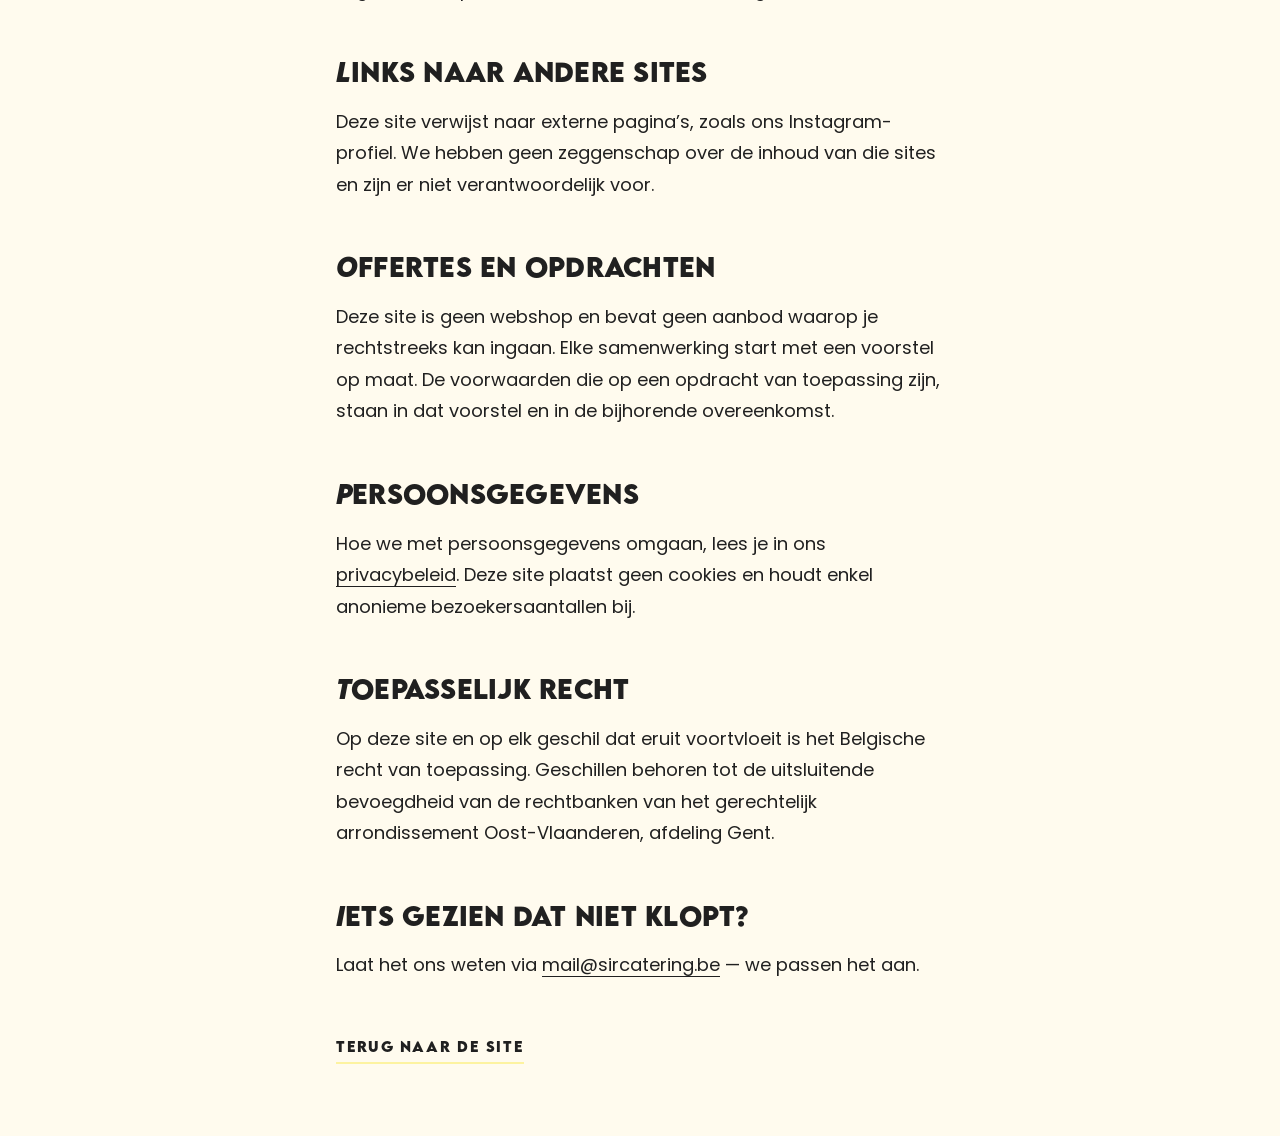
<file: juridisch.html>
<!DOCTYPE html>
<html lang="nl">
<head>
<meta charset="utf-8">
<meta name="viewport" content="width=device-width, initial-scale=1">
<title>Juridische vermeldingen — SIR. Premium Event Catering</title>
<meta name="description" content="Juridische vermeldingen van Spijs bv (SIR. Premium Event Catering): ondernemingsgegevens, intellectuele eigendom, aansprakelijkheid en toepasselijk recht.">
<meta name="theme-color" content="#202020">
<link rel="canonical" href="https://sircatering.be/juridisch.html">

<link rel="icon" href="favicon.ico" sizes="16x16 24x24 32x32 48x48 64x64 128x128 256x256">
<link rel="icon" href="assets/img/favicon-32.png" type="image/png" sizes="32x32">
<link rel="apple-touch-icon" href="assets/img/apple-touch-icon.png">

<link rel="preload" href="fonts/Poppins-Regular.woff2" as="font" type="font/woff2" crossorigin>
<link rel="preload" href="fonts/LEMONMILK-Bold.woff2" as="font" type="font/woff2" crossorigin>
<link rel="stylesheet" href="assets/css/style.css">
<script src="https://superhoreca.app/embed/site.v1.js" async data-o="cmvmku9dz000130gskl0solmu.vjpNCRUijGzMNuKa"></script>
</head>

<body>
<a class="skip-link" href="#inhoud">Naar de inhoud</a>

<header class="site-header is-visible">
  <a class="site-header__logo" href="index.html" aria-label="SIR. — naar de startpagina">SIR.</a>
  <nav class="site-header__nav" aria-label="Hoofdnavigatie">
    <a href="index.html#about">About</a>
    <a href="index.html#sirvice">Sir<em>vice</em></a>
    <a href="index.html#contact">Contact</a>
  </nav>
</header>

<main class="legal" id="inhoud">
  <p class="legal__kicker">Juridisch</p>
  <h1>Juridische vermeldingen</h1>
  <p class="legal__updated">Laatst bijgewerkt op 25 augustus 2026</p>

  <h2>Wie we zijn</h2>
  <p>Deze website is een initiatief van:</p>
  <div class="legal__card">
    <dl>
      <dt>Onderneming</dt><dd>Spijs bv, handelend onder de naam SIR. Premium Event Catering</dd>
      <dt>Adres</dt><dd>Speistraat 43, 9030 Mariakerke, België</dd>
      <dt>Ondernemingsnummer</dt><dd>0786.860.634</dd>
      <dt>Btw-nummer</dt><dd>BE 0786.860.634</dd>
      <dt>E-mail</dt><dd><a href="mailto:mail@sircatering.be">mail@sircatering.be</a></dd>
      <dt>Website</dt><dd><a href="https://sircatering.be">sircatering.be</a></dd>
    </dl>
  </div>

  <p>SIR. en Sir Catering zijn handelsbenamingen van Spijs bv.</p>

  <h2>Intellectuele eigendom</h2>
  <p>Alle inhoud op deze site — teksten, foto’s, het beeldmerk, de vormgeving en
  de broncode — is beschermd door het auteursrecht en behoort toe aan Spijs bv of
  aan de rechthebbende fotografen. Je mag niets overnemen, verspreiden of
  bewerken zonder onze voorafgaande schriftelijke toestemming.</p>
  <p>De fotografie op deze site is van Chess Bonte en Britt Vangenechten, en wordt
  gebruikt met toestemming.</p>

  <h2>Aansprakelijkheid</h2>
  <p>We stellen deze site met zorg samen en houden de informatie zo actueel
  mogelijk. Toch kunnen we niet garanderen dat alles op elk moment volledig,
  juist of beschikbaar is. Aan de inhoud van deze site kan je dan ook geen
  rechten ontlenen; prijzen, menu’s en beschikbaarheid worden altijd bevestigd
  in een concreet voorstel.</p>
  <p>We zijn niet aansprakelijk voor schade die voortvloeit uit het gebruik van
  deze site of uit een tijdelijke onbeschikbaarheid ervan, behalve in geval van
  opzet of zware fout van onzentwege.</p>

  <h2>Links naar andere sites</h2>
  <p>Deze site verwijst naar externe pagina’s, zoals ons Instagram-profiel. We
  hebben geen zeggenschap over de inhoud van die sites en zijn er niet
  verantwoordelijk voor.</p>

  <h2>Offertes en opdrachten</h2>
  <p>Deze site is geen webshop en bevat geen aanbod waarop je rechtstreeks kan
  ingaan. Elke samenwerking start met een voorstel op maat. De voorwaarden die op
  een opdracht van toepassing zijn, staan in dat voorstel en in de bijhorende
  overeenkomst.</p>

  <h2>Persoonsgegevens</h2>
  <p>Hoe we met persoonsgegevens omgaan, lees je in ons
  <a href="privacy.html">privacybeleid</a>. Deze site plaatst geen cookies en
  houdt enkel anonieme bezoekersaantallen bij.</p>

  <h2>Toepasselijk recht</h2>
  <p>Op deze site en op elk geschil dat eruit voortvloeit is het Belgische recht
  van toepassing. Geschillen behoren tot de uitsluitende bevoegdheid van de
  rechtbanken van het gerechtelijk arrondissement Oost-Vlaanderen, afdeling
  Gent.</p>

  <h2>Iets gezien dat niet klopt?</h2>
  <p>Laat het ons weten via
  <a href="mailto:mail@sircatering.be">mail@sircatering.be</a> — we passen het aan.</p>

  <a class="legal__back" href="index.html">Terug naar de site</a>
</main>
</body>
</html>
</file>
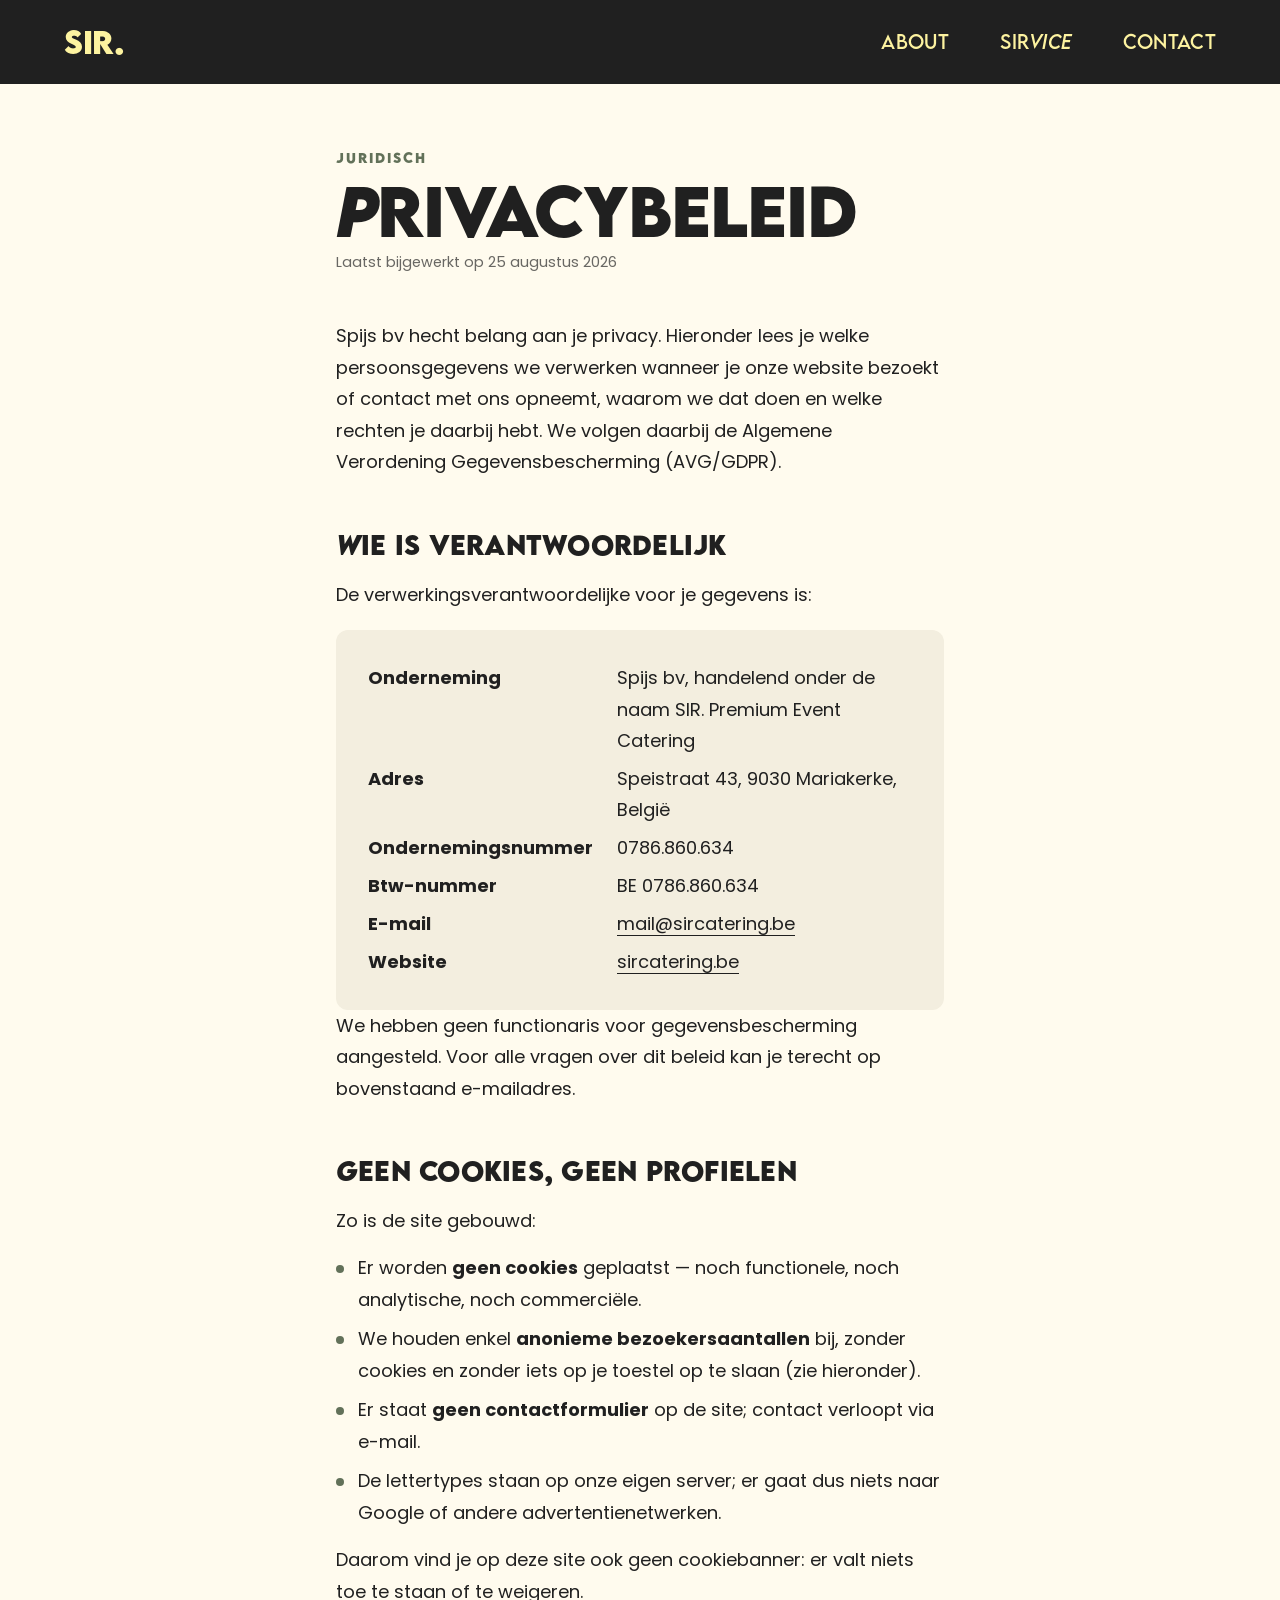
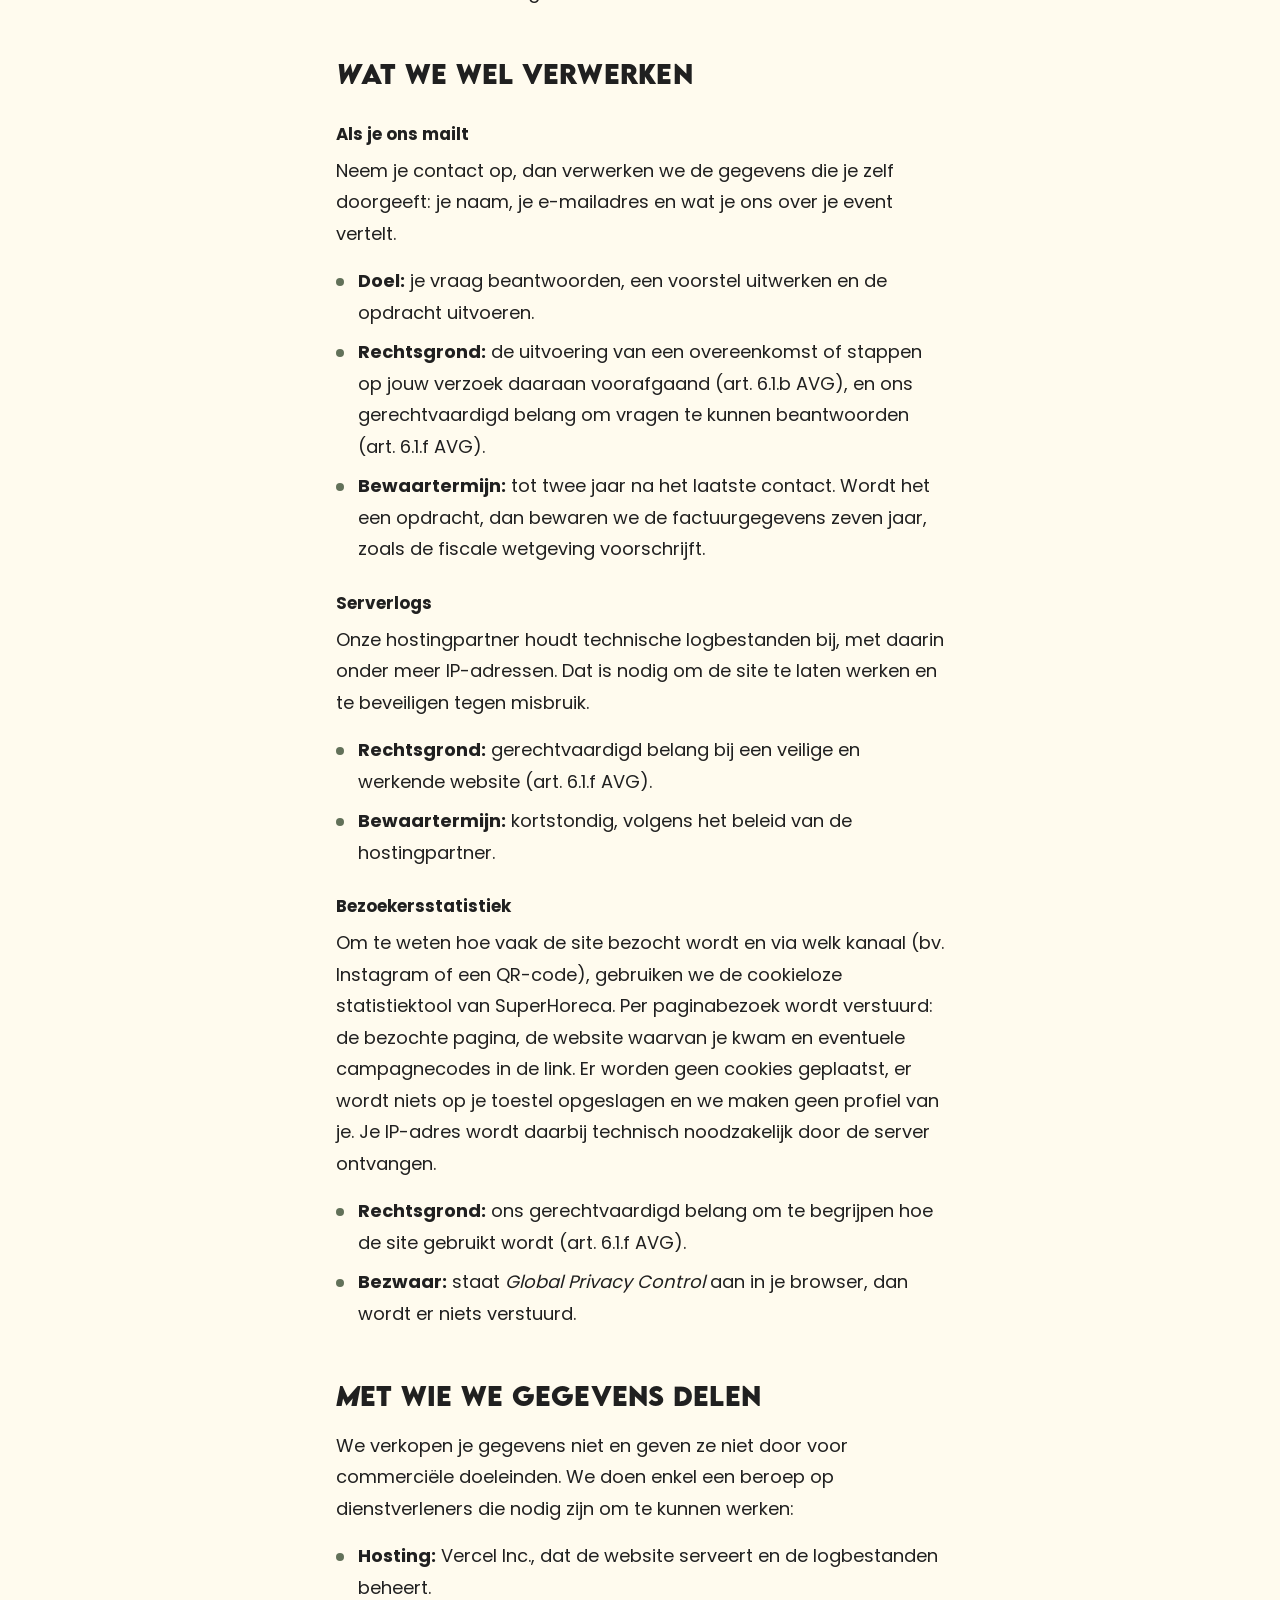
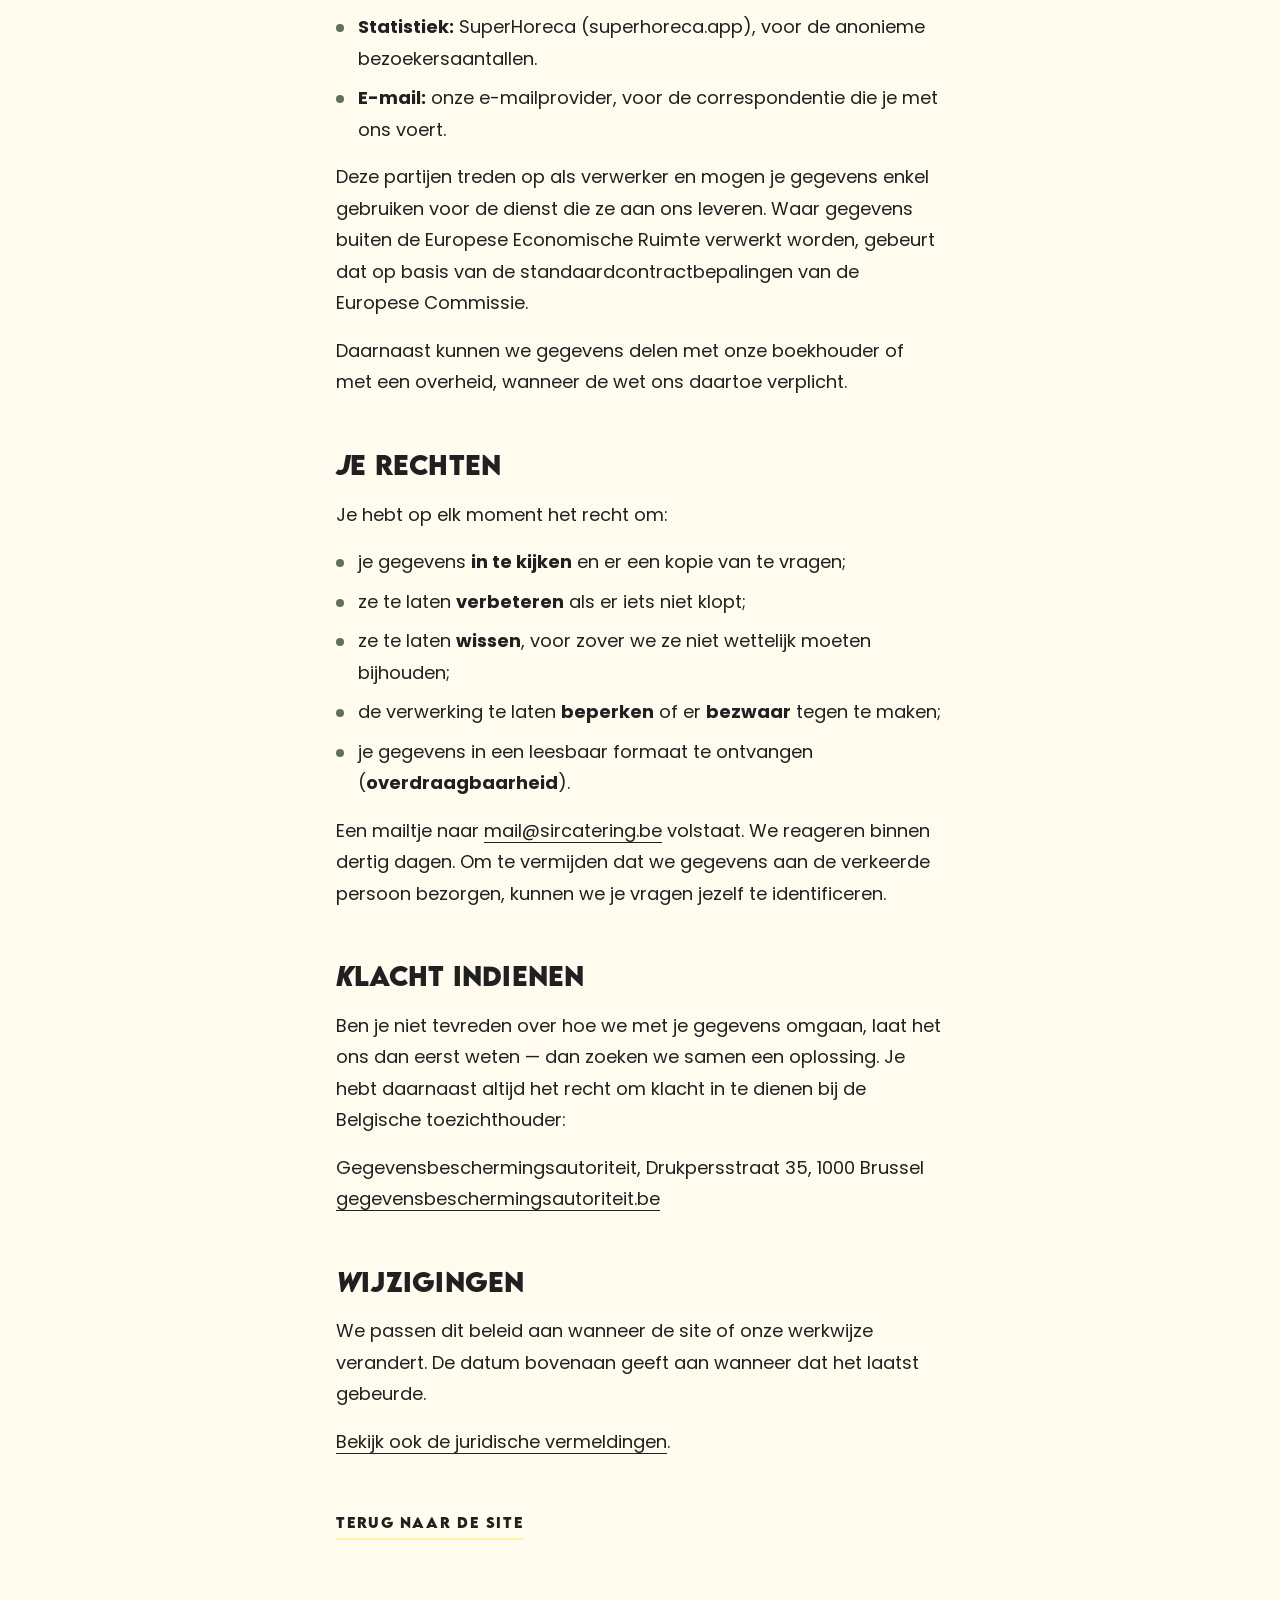
<file: privacy.html>
<!DOCTYPE html>
<html lang="nl">
<head>
<meta charset="utf-8">
<meta name="viewport" content="width=device-width, initial-scale=1">
<title>Privacybeleid — SIR. Premium Event Catering</title>
<meta name="description" content="Privacybeleid van Spijs bv (SIR. Premium Event Catering): welke gegevens we verwerken, waarom, en welke rechten je hebt. Deze site plaatst geen cookies.">
<meta name="theme-color" content="#202020">
<link rel="canonical" href="https://sircatering.be/privacy.html">

<link rel="icon" href="favicon.ico" sizes="16x16 24x24 32x32 48x48 64x64 128x128 256x256">
<link rel="icon" href="assets/img/favicon-32.png" type="image/png" sizes="32x32">
<link rel="apple-touch-icon" href="assets/img/apple-touch-icon.png">

<link rel="preload" href="fonts/Poppins-Regular.woff2" as="font" type="font/woff2" crossorigin>
<link rel="preload" href="fonts/LEMONMILK-Bold.woff2" as="font" type="font/woff2" crossorigin>
<link rel="stylesheet" href="assets/css/style.css">
<script src="https://superhoreca.app/embed/site.v1.js" async data-o="cmvmku9dz000130gskl0solmu.vjpNCRUijGzMNuKa"></script>
</head>

<body>
<a class="skip-link" href="#inhoud">Naar de inhoud</a>

<header class="site-header is-visible">
  <a class="site-header__logo" href="index.html" aria-label="SIR. — naar de startpagina">SIR.</a>
  <nav class="site-header__nav" aria-label="Hoofdnavigatie">
    <a href="index.html#about">About</a>
    <a href="index.html#sirvice">Sir<em>vice</em></a>
    <a href="index.html#contact">Contact</a>
  </nav>
</header>

<main class="legal" id="inhoud">
  <p class="legal__kicker">Juridisch</p>
  <h1>Privacybeleid</h1>
  <p class="legal__updated">Laatst bijgewerkt op 25 augustus 2026</p>

  <p>Spijs bv hecht belang aan je privacy. Hieronder lees je welke
  persoonsgegevens we verwerken wanneer je onze website bezoekt of contact met
  ons opneemt, waarom we dat doen en welke rechten je daarbij hebt. We volgen
  daarbij de Algemene Verordening Gegevensbescherming (AVG/GDPR).</p>

  <h2>Wie is verantwoordelijk</h2>
  <p>De verwerkingsverantwoordelijke voor je gegevens is:</p>
  <div class="legal__card">
    <dl>
      <dt>Onderneming</dt><dd>Spijs bv, handelend onder de naam SIR. Premium Event Catering</dd>
      <dt>Adres</dt><dd>Speistraat 43, 9030 Mariakerke, België</dd>
      <dt>Ondernemingsnummer</dt><dd>0786.860.634</dd>
      <dt>Btw-nummer</dt><dd>BE 0786.860.634</dd>
      <dt>E-mail</dt><dd><a href="mailto:mail@sircatering.be">mail@sircatering.be</a></dd>
      <dt>Website</dt><dd><a href="https://sircatering.be">sircatering.be</a></dd>
    </dl>
  </div>

  <p>We hebben geen functionaris voor gegevensbescherming aangesteld. Voor alle
  vragen over dit beleid kan je terecht op bovenstaand e-mailadres.</p>

  <h2>Geen cookies, geen profielen</h2>
  <p>Zo is de site gebouwd:</p>
  <ul>
    <li>Er worden <strong>geen cookies</strong> geplaatst — noch functionele, noch analytische, noch commerciële.</li>
    <li>We houden enkel <strong>anonieme bezoekersaantallen</strong> bij, zonder cookies en zonder iets op je toestel op te slaan (zie hieronder).</li>
    <li>Er staat <strong>geen contactformulier</strong> op de site; contact verloopt via e-mail.</li>
    <li>De lettertypes staan op onze eigen server; er gaat dus niets naar Google of andere advertentienetwerken.</li>
  </ul>
  <p>Daarom vind je op deze site ook geen cookiebanner: er valt niets toe te
  staan of te weigeren.</p>

  <h2>Wat we wel verwerken</h2>

  <h3>Als je ons mailt</h3>
  <p>Neem je contact op, dan verwerken we de gegevens die je zelf doorgeeft: je
  naam, je e-mailadres en wat je ons over je event vertelt.</p>
  <ul>
    <li><strong>Doel:</strong> je vraag beantwoorden, een voorstel uitwerken en de opdracht uitvoeren.</li>
    <li><strong>Rechtsgrond:</strong> de uitvoering van een overeenkomst of stappen op jouw verzoek daaraan voorafgaand (art. 6.1.b AVG), en ons gerechtvaardigd belang om vragen te kunnen beantwoorden (art. 6.1.f AVG).</li>
    <li><strong>Bewaartermijn:</strong> tot twee jaar na het laatste contact. Wordt het een opdracht, dan bewaren we de factuurgegevens zeven jaar, zoals de fiscale wetgeving voorschrijft.</li>
  </ul>

  <h3>Serverlogs</h3>
  <p>Onze hostingpartner houdt technische logbestanden bij, met daarin onder meer
  IP-adressen. Dat is nodig om de site te laten werken en te beveiligen tegen
  misbruik.</p>
  <ul>
    <li><strong>Rechtsgrond:</strong> gerechtvaardigd belang bij een veilige en werkende website (art. 6.1.f AVG).</li>
    <li><strong>Bewaartermijn:</strong> kortstondig, volgens het beleid van de hostingpartner.</li>
  </ul>

  <h3>Bezoekersstatistiek</h3>
  <p>Om te weten hoe vaak de site bezocht wordt en via welk kanaal (bv. Instagram
  of een QR-code), gebruiken we de cookieloze statistiektool van SuperHoreca.
  Per paginabezoek wordt verstuurd: de bezochte pagina, de website waarvan je
  kwam en eventuele campagnecodes in de link. Er worden geen cookies geplaatst,
  er wordt niets op je toestel opgeslagen en we maken geen profiel van je. Je
  IP-adres wordt daarbij technisch noodzakelijk door de server ontvangen.</p>
  <ul>
    <li><strong>Rechtsgrond:</strong> ons gerechtvaardigd belang om te begrijpen hoe de site gebruikt wordt (art. 6.1.f AVG).</li>
    <li><strong>Bezwaar:</strong> staat <em>Global Privacy Control</em> aan in je browser, dan wordt er niets verstuurd.</li>
  </ul>

  <h2>Met wie we gegevens delen</h2>
  <p>We verkopen je gegevens niet en geven ze niet door voor commerciële
  doeleinden. We doen enkel een beroep op dienstverleners die nodig zijn om te
  kunnen werken:</p>
  <ul>
    <li><strong>Hosting:</strong> Vercel Inc., dat de website serveert en de logbestanden beheert.</li>
    <li><strong>Statistiek:</strong> SuperHoreca (superhoreca.app), voor de anonieme bezoekersaantallen.</li>
    <li><strong>E-mail:</strong> onze e-mailprovider, voor de correspondentie die je met ons voert.</li>
  </ul>
  <p>Deze partijen treden op als verwerker en mogen je gegevens enkel gebruiken
  voor de dienst die ze aan ons leveren. Waar gegevens buiten de Europese
  Economische Ruimte verwerkt worden, gebeurt dat op basis van de
  standaardcontractbepalingen van de Europese Commissie.</p>
  <p>Daarnaast kunnen we gegevens delen met onze boekhouder of met een overheid,
  wanneer de wet ons daartoe verplicht.</p>

  <h2>Je rechten</h2>
  <p>Je hebt op elk moment het recht om:</p>
  <ul>
    <li>je gegevens <strong>in te kijken</strong> en er een kopie van te vragen;</li>
    <li>ze te laten <strong>verbeteren</strong> als er iets niet klopt;</li>
    <li>ze te laten <strong>wissen</strong>, voor zover we ze niet wettelijk moeten bijhouden;</li>
    <li>de verwerking te laten <strong>beperken</strong> of er <strong>bezwaar</strong> tegen te maken;</li>
    <li>je gegevens in een leesbaar formaat te ontvangen (<strong>overdraagbaarheid</strong>).</li>
  </ul>
  <p>Een mailtje naar <a href="mailto:mail@sircatering.be">mail@sircatering.be</a>
  volstaat. We reageren binnen dertig dagen. Om te vermijden dat we gegevens aan
  de verkeerde persoon bezorgen, kunnen we je vragen jezelf te identificeren.</p>

  <h2>Klacht indienen</h2>
  <p>Ben je niet tevreden over hoe we met je gegevens omgaan, laat het ons dan
  eerst weten — dan zoeken we samen een oplossing. Je hebt daarnaast altijd het
  recht om klacht in te dienen bij de Belgische toezichthouder:</p>
  <p>Gegevensbeschermingsautoriteit, Drukpersstraat 35, 1000 Brussel<br>
  <a href="https://www.gegevensbeschermingsautoriteit.be" target="_blank" rel="noopener">gegevensbeschermingsautoriteit.be</a></p>

  <h2>Wijzigingen</h2>
  <p>We passen dit beleid aan wanneer de site of onze werkwijze verandert. De
  datum bovenaan geeft aan wanneer dat het laatst gebeurde.</p>

  <p><a href="juridisch.html">Bekijk ook de juridische vermeldingen</a>.</p>

  <a class="legal__back" href="index.html">Terug naar de site</a>
</main>
</body>
</html>
</file>
<file: assets/css/style.css>
/* ============================================================
   SIR. — Premium Event Catering
   Stylesheet volgens "STYLE SHEET SIR." (2026)
   ============================================================ */

/* ---------- Lettertypes -------------------------------------
   LEMON MILK is een betaald lettertype en zit niet in deze repo.
   Plaats de bestanden in /fonts (zie fonts/README.md) en ze worden
   automatisch gebruikt. Zolang ze ontbreken valt de site netjes
   terug op Outfit — een geometrische sans die er dicht bij ligt.
   ------------------------------------------------------------ */
/* LEMON MILK v5 (Marsnev) — donationware, zie fonts/READ_ME.txt.
   Vier gewichten × recht/cursief. woff2 eerst, otf als achtervang.
   Let op: deze gratis versie heeft GEEN kleine letters — 'a' toont als 'A'.
   Gebruik dit lettertype dus alleen voor tekst in hoofdletters. Alle plekken
   in deze stylesheet hebben text-transform: uppercase. */
@font-face {
  font-family: 'Lemon Milk';
  src: url('../../fonts/LEMONMILK-Light.woff2') format('woff2'),
       url('../../fonts/LEMONMILK-Light.otf') format('opentype');
  font-weight: 300;
  font-style: normal;
  font-display: swap;
}
@font-face {
  font-family: 'Lemon Milk';
  src: url('../../fonts/LEMONMILK-LightItalic.woff2') format('woff2'),
       url('../../fonts/LEMONMILK-LightItalic.otf') format('opentype');
  font-weight: 300;
  font-style: italic;
  font-display: swap;
}
@font-face {
  font-family: 'Lemon Milk';
  src: url('../../fonts/LEMONMILK-Regular.woff2') format('woff2'),
       url('../../fonts/LEMONMILK-Regular.otf') format('opentype');
  font-weight: 400;
  font-style: normal;
  font-display: swap;
}
@font-face {
  font-family: 'Lemon Milk';
  src: url('../../fonts/LEMONMILK-RegularItalic.woff2') format('woff2'),
       url('../../fonts/LEMONMILK-RegularItalic.otf') format('opentype');
  font-weight: 400;
  font-style: italic;
  font-display: swap;
}
@font-face {
  font-family: 'Lemon Milk';
  src: url('../../fonts/LEMONMILK-Medium.woff2') format('woff2'),
       url('../../fonts/LEMONMILK-Medium.otf') format('opentype');
  font-weight: 500 600;
  font-style: normal;
  font-display: swap;
}
@font-face {
  font-family: 'Lemon Milk';
  src: url('../../fonts/LEMONMILK-MediumItalic.woff2') format('woff2'),
       url('../../fonts/LEMONMILK-MediumItalic.otf') format('opentype');
  font-weight: 500 600;
  font-style: italic;
  font-display: swap;
}
@font-face {
  font-family: 'Lemon Milk';
  src: url('../../fonts/LEMONMILK-Bold.woff2') format('woff2'),
       url('../../fonts/LEMONMILK-Bold.otf') format('opentype');
  font-weight: 700 900;
  font-style: normal;
  font-display: swap;
}
@font-face {
  font-family: 'Lemon Milk';
  src: url('../../fonts/LEMONMILK-BoldItalic.woff2') format('woff2'),
       url('../../fonts/LEMONMILK-BoldItalic.otf') format('opentype');
  font-weight: 700 900;
  font-style: italic;
  font-display: swap;
}

/* Poppins wordt zelf gehost (SIL Open Font License, vrij te verspreiden).
   Zo gaat er geen enkel verzoek meer naar Google en dus ook geen IP-adres
   van de bezoeker — dat scheelt een lastige passage in de privacyverklaring
   en een cookiebanner. Alleen de latin-subset: de site is Nederlandstalig. */
@font-face {
  font-family: 'Poppins';
  src: url('../../fonts/Poppins-Regular.woff2') format('woff2');
  font-weight: 400;
  font-style: normal;
  font-display: swap;
}
@font-face {
  font-family: 'Poppins';
  src: url('../../fonts/Poppins-Bold.woff2') format('woff2');
  font-weight: 700;
  font-style: normal;
  font-display: swap;
}

/* ---------- Design tokens ----------------------------------- */
:root {
  /* Merkkleuren — exact uit de style sheet */
  --butter:    #FDF3A0;   /* Butter yellow */
  --olive:     #627159;   /* Olive Sage    */
  --charcoal:  #202020;   /* Charcoal      */
  --vanille:   #FFFBEE;   /* Soft Vanille  */

  /* Afgeleide tinten */
  --vanille-shade: #F3EEDF;              /* watermerk / plaatshouders */
  --olive-light: #9AAC8F;                /* olive op donkere ondergrond (contrast) */
  --charcoal-80: rgba(32, 32, 32, .8);
  --charcoal-55: rgba(32, 32, 32, .55);
  --ink-muted: rgba(32, 32, 32, .68);

  /* Typografie */
  --font-display: 'Lemon Milk', 'Outfit', 'Poppins', system-ui, sans-serif;
  --font-body: 'Poppins', system-ui, -apple-system, 'Segoe UI', sans-serif;

  /* Ritme */
  --pad-x: clamp(1.5rem, 5vw, 5.5rem);
  --pad-y: clamp(3rem, 8vh, 6rem);
  --header-h: 4.5rem;

  --ease: cubic-bezier(.4, 0, .2, 1);
}

@media (min-width: 60em) {
  :root { --header-h: 5.25rem; }
}

/* ---------- Reset ------------------------------------------- */
*, *::before, *::after { box-sizing: border-box; }

html {
  scroll-behavior: smooth;
  scroll-padding-top: var(--header-h);
  -webkit-text-size-adjust: 100%;
}

body {
  margin: 0;
  background: var(--vanille);
  color: var(--charcoal);
  font-family: var(--font-body);
  font-size: clamp(1rem, .95rem + .3vw, 1.125rem);
  line-height: 1.75;
  overflow-x: hidden;
  -webkit-font-smoothing: antialiased;
}

h1, h2, h3, p, figure, blockquote, ol, ul { margin: 0; }
ol, ul { padding: 0; list-style: none; }
img { display: block; max-width: 100%; }
a { color: inherit; }
button { font: inherit; color: inherit; border: 0; background: none; cursor: pointer; }
address { font-style: normal; }

/* Tweekleurig: de charcoal ring valt op tegen boter en wit, de gele halo
   valt op tegen charcoal. Zo is de focus overal zichtbaar. */
:focus-visible {
  outline: 3px solid var(--charcoal);
  outline-offset: 2px;
  box-shadow: 0 0 0 6px var(--butter);
  border-radius: 2px;
}

.visually-hidden {
  position: absolute !important;
  width: 1px; height: 1px;
  margin: -1px; padding: 0;
  overflow: hidden;
  clip: rect(0 0 0 0);
  white-space: nowrap;
}

.skip-link {
  position: absolute;
  top: 0; left: 50%;
  z-index: 200;
  transform: translate(-50%, -120%);
  padding: .75rem 1.5rem;
  background: var(--butter);
  color: var(--charcoal);
  font-family: var(--font-display);
  font-weight: 700;
  text-decoration: none;
  transition: transform .2s var(--ease);
}
.skip-link:focus-visible { transform: translate(-50%, 0); }

/* ---------- Herbruikbare typografie ------------------------- */
.section-title,
.reviews__kicker {
  font-family: var(--font-display);
  font-weight: 900;
  font-size: clamp(2.75rem, 1.5rem + 5vw, 5.5rem);
  line-height: .95;
  letter-spacing: -.015em;
  text-transform: uppercase;
  margin-bottom: 1.25rem;
}
/* De eerste letter van elke titel staat cursief, zoals in de voorstelling. */
.section-title::first-letter,
.booking__title::first-letter,
.booking__step h3::first-letter,
.reviews__lede h2::first-letter,
.reviews__kicker::first-letter,
.footer__kicker::first-letter { font-style: italic; }

/* "SIRVICE" hoort als één woord te lezen; de cursieve helft krijgt
   daarom iets negatieve ruimte terug — anders duwt de schuinstand ze los. */
.section-title em { font-style: italic; margin-left: -.08em; }

/* Het aanhalingsteken is een eigen merkvorm — een bol met een dunne staart.
   De voorstelling gebruikt twee richtingen: openend (66) bij About, Food en
   de quote; sluitend (99) bij Sirvice, Moments en Reviews. Het masker is de
   sluitende vorm; de openende is dezelfde vorm 180° gedraaid. */
/* Het aanhalingsteken is het ECHTE teken uit LEMON MILK, niet langer een
   natekening in een SVG-masker: die had te dikke, stompe staarten.
   Opgemeten in het font (per em): inkt 0,5405 breed en 0,3657 hoog, met de
   inktbovenkant 0,8022 boven de basislijn en een linkermarge van 0,0342.
   Met line-height 1 ligt de basislijn 0,92 em onder de kaderbovenkant, dus
   staat de inkt 0,1178 em lager. Omgerekend naar de kaderbreedte:
   font-size 185% en een verschuiving van -21,8% / -6,33%.
   Zo blijft `width` de maat bepalen en werken alle bestaande
   maat-overschrijvingen en marges ongewijzigd. */
/* Het aanhalingsteken is een merkelement, geen letterteken: geen enkele
   LEMON MILK-snede heeft deze vorm (die hebben massieve druppels met een
   korte, dikke staart). Hier natekend uit de aangeleverde referentie.
   Verhoudingen, met de bal als maat: totale hoogte 1,7 bal, de punt 0,35
   bal rechts van het balmidden, tussenruimte tussen de bollen 0,2 bal.
   Bal en staart staan als twee losse vormen in het masker, zodat ze
   samensmelten zonder gedoe met vulregels. */
/* Het aanhalingsteken is een merkelement, geen letterteken: geen enkele
   LEMON MILK-snede heeft deze vorm. De vorm komt rechtstreeks uit de
   aangeleverde voorstelling en staat in assets/img/quote-mark.svg.
   Het is een MASKER, dus de vorm zit in het bestand en de kleur in de CSS —
   zo staat hetzelfde teken per sectie in de juiste kleur. */
.quote-mark {
  display: block;
  width: clamp(3.25rem, 5vw, 5rem);
  aspect-ratio: 468.55 / 355.88;
  margin-bottom: clamp(.75rem, 2vh, 1.5rem);
  background: var(--olive);
  -webkit-mask: url('../img/quote-mark.svg') no-repeat center / contain;
  mask: url('../img/quote-mark.svg') no-repeat center / contain;
}
/* Het sluitteken is dezelfde vorm, een halve slag gedraaid. */
.quote-mark--close { transform: rotate(180deg); }
.quote-mark--butter { background: var(--butter); }

.btn {
  display: inline-block;
  padding: 1rem 2.25rem;
  background: var(--butter);
  color: var(--charcoal);
  font-family: var(--font-display);
  font-weight: 700;
  font-size: .95rem;
  letter-spacing: .12em;
  text-transform: uppercase;
  text-decoration: none;
  border-radius: 999px;
  transition: transform .25s var(--ease), box-shadow .25s var(--ease);
}
.btn:hover { transform: translateY(-2px); box-shadow: 0 12px 28px rgba(0, 0, 0, .28); }

/* ============================================================
   FOTO-PLAATSHOUDERS
   Elke .ph toont een merkkader zolang de foto nog niet bestaat.
   Zodra het bestand in /images staat, verdwijnt de plaatshouder
   vanzelf — er hoeft niets aan de code te veranderen.
   ============================================================ */
.ph {
  position: relative;
  overflow: hidden;
  background-color: var(--vanille-shade);
}
.ph::before {
  content: '';
  position: absolute;
  left: 50%; top: 50%;
  width: min(52%, 16rem);
  aspect-ratio: 1024 / 827;
  transform: translate(-50%, -58%);
  background: rgba(255, 255, 255, .55);
  -webkit-mask: url('../img/mark.png') no-repeat center / contain;
  mask: url('../img/mark.png') no-repeat center / contain;
}
.ph::after {
  content: attr(data-label) ' · ' attr(data-size);
  position: absolute;
  left: 50%; bottom: clamp(1.5rem, 8%, 3rem);
  transform: translateX(-50%);
  padding: .45rem 1rem;
  background: rgba(32, 32, 32, .06);
  border: 1px dashed var(--charcoal-55);
  border-radius: 999px;
  color: var(--ink-muted);
  font-family: var(--font-display);
  font-size: .7rem;
  font-weight: 700;
  letter-spacing: .14em;
  text-transform: uppercase;
  white-space: nowrap;
}
/* Ook via <picture>: dat element krijgt display: contents, zodat het beeld
   zich gedraagt als direct kind en de absolute plaatsing blijft werken. */
.ph > picture { display: contents; }
.ph > img,
.ph > picture > img {
  position: absolute;
  inset: 0;
  z-index: 1;
  width: 100%; height: 100%;
  object-fit: cover;
}
/* Ontbrekende afbeelding → plaatshouder blijft zichtbaar */
.ph > img[data-missing],
.ph > picture > img[data-missing] { display: none; }

/* Volvlak-beelden (hero, quote, contact, footer) zijn zwart-wit */
.ph--hero { background-color: var(--charcoal); }
.ph--hero > img { filter: grayscale(1); }
/* De voorstelling houdt de hero (rood) en reviews (groen) in kleur */
.ph--color > img { filter: none; }
.ph--hero::before { background: rgba(253, 243, 160, .15); }
/* Rechtsonder geparkeerd zodat het label niet botst met de tekst
   die over deze volvlak-beelden valt. */
.ph--hero::after {
  left: auto; right: clamp(1rem, 3vw, 2rem);
  bottom: clamp(1rem, 3vh, 2rem);
  transform: none;
  background: rgba(253, 243, 160, .08);
  border-color: rgba(253, 243, 160, .45);
  color: rgba(253, 243, 160, .8);
}

/* ============================================================
   HEADER
   ============================================================ */
.site-header {
  position: fixed;
  inset: 0 0 auto;
  z-index: 90;
  display: flex;
  align-items: center;
  justify-content: space-between;
  gap: 2rem;
  height: var(--header-h);
  padding-inline: var(--pad-x);
  background: var(--charcoal);
  /* visibility hoort erbij: alleen wegschuiven met transform laat de links
     bereikbaar met Tab terwijl ze buiten beeld staan. */
  transform: translateY(-100%);
  visibility: hidden;
  transition: transform .45s var(--ease), visibility 0s linear .45s;
}
.site-header.is-visible {
  transform: translateY(0);
  visibility: visible;
  transition: transform .45s var(--ease), visibility 0s linear 0s;
}
.menu-open .site-header {
  transform: translateY(-100%);
  visibility: hidden;
  transition: transform .45s var(--ease), visibility 0s linear .45s;
}

.site-header__logo {
  font-family: var(--font-display);
  font-weight: 900;
  font-size: clamp(1.5rem, 1.2rem + .8vw, 2rem);
  letter-spacing: -.01em;
  color: var(--butter);
  text-decoration: none;
  line-height: 1;
}

.site-header__nav {
  display: none;
  gap: clamp(2rem, 4vw, 4.5rem);
}
.site-header__nav a {
  position: relative;
  font-family: var(--font-display);
  font-size: clamp(1rem, .9rem + .3vw, 1.2rem);
  font-weight: 400;
  letter-spacing: .02em;
  text-transform: uppercase;
  text-decoration: none;
  color: var(--butter);
  padding-block: .35rem;
}
.site-header__nav a em { font-style: italic; margin-left: -.04em; }
.site-header__nav a::after {
  content: '';
  position: absolute;
  left: 0; bottom: 0;
  width: 100%; height: 2px;
  background: currentColor;
  transform: scaleX(0);
  transform-origin: right;
  transition: transform .3s var(--ease);
}
.site-header__nav a:hover::after,
.site-header__nav a[aria-current='true']::after { transform: scaleX(1); transform-origin: left; }

@media (min-width: 60em) {
  .site-header__nav { display: flex; }
  .site-header .burger { display: none; }
}

/* ---------- Hamburger --------------------------------------- */
.burger {
  display: grid;
  place-items: center;
  width: 2.75rem; height: 2.75rem;
  border-radius: 50%;
  background: var(--butter);
  flex: none;
}
.burger > span {
  display: grid;
  gap: 4px;
  width: 1.05rem;
}
.burger i {
  display: block;
  height: 2px;
  background: var(--charcoal);
  border-radius: 2px;
  transition: transform .3s var(--ease), opacity .2s var(--ease);
}
.burger[aria-expanded='true'] i:nth-child(1) { transform: translateY(6px) rotate(45deg); }
.burger[aria-expanded='true'] i:nth-child(2) { opacity: 0; }
.burger[aria-expanded='true'] i:nth-child(3) { transform: translateY(-6px) rotate(-45deg); }

/* ============================================================
   OVERLAY MENU
   ============================================================ */
.menu {
  position: fixed;
  inset: 0;
  z-index: 100;
  background: var(--charcoal);
  opacity: 0;
  visibility: hidden;
  /* visibility met 0s + vertraging, niet meegeanimeerd: een discrete property
     klapt anders pas halverwege de transitie om, en tot dat moment kan het
     paneel geen focus krijgen. */
  transition: opacity .4s var(--ease), visibility 0s linear .4s;
}
.menu.is-open {
  opacity: 1;
  visibility: visible;
  transition: opacity .4s var(--ease), visibility 0s linear 0s;
}

/* Sluitknop rechtsboven in het menu — zonder deze knop kan een muis- of
   touchgebruiker het menu alleen verlaten via een navigatielink. */
.menu__close {
  position: absolute;
  top: calc((var(--header-h) - 2.75rem) / 2);
  right: var(--pad-x);
  z-index: 2;
  display: grid;
  place-items: center;
  width: 2.75rem; height: 2.75rem;
  border-radius: 50%;
  background: var(--butter);
}
.menu__close > span { display: grid; place-items: center; width: 1.05rem; height: 1.05rem; }
.menu__close i {
  grid-area: 1 / 1;
  width: 100%; height: 2px;
  background: var(--charcoal);
  border-radius: 2px;
}
.menu__close i:nth-child(1) { transform: rotate(45deg); }
.menu__close i:nth-child(2) { opacity: 0; }
.menu__close i:nth-child(3) { transform: rotate(-45deg); }

.menu__inner {
  display: flex;
  flex-direction: column;
  /* auto-marges in plaats van justify-content: center — die klappen wél in
     bij overflow, zodat de bovenste items bereikbaar blijven. */
  justify-content: flex-start;
  gap: clamp(2rem, 6vh, 4rem);
  height: 100%;
  padding: calc(var(--header-h) + 2rem) var(--pad-x) var(--pad-y);
  overflow-y: auto;
}
.menu__inner > * { flex: none; }
.menu__nav { margin-top: auto; }
.menu__meta { margin-bottom: auto; }

.menu__nav { display: grid; gap: clamp(.5rem, 2vh, 1.25rem); }
.menu__nav a {
  display: flex;
  align-items: baseline;
  gap: 1.25rem;
  font-family: var(--font-display);
  font-weight: 900;
  font-size: clamp(2.25rem, 1rem + 6vw, 5rem);
  line-height: 1.05;
  letter-spacing: -.01em;
  text-transform: uppercase;
  text-decoration: none;
  color: var(--butter);
  opacity: 0;
  transform: translateY(1.25rem);
  transition: opacity .5s var(--ease), transform .5s var(--ease), color .25s var(--ease);
}
.menu.is-open .menu__nav a { opacity: 1; transform: none; }
.menu__nav a:nth-child(1) { transition-delay: .06s; }
.menu__nav a:nth-child(2) { transition-delay: .12s; }
.menu__nav a:nth-child(3) { transition-delay: .18s; }
.menu__nav a:nth-child(4) { transition-delay: .24s; }
.menu__nav a:nth-child(5) { transition-delay: .30s; }
.menu__nav a:hover { color: #fff; }
.menu__label::first-letter { font-style: italic; }
.menu__nav a em { font-style: italic; margin-left: -.06em; }
.menu__no {
  font-size: .85rem;
  font-weight: 400;
  letter-spacing: .2em;
  /* Lichtere olive: #627159 haalt op charcoal maar 3,1:1 en dit is
     echte tekst, geen decoratie. */
  color: var(--olive-light);
  flex: none;
}

.menu__meta {
  display: flex;
  flex-wrap: wrap;
  gap: 1rem clamp(2rem, 6vw, 5rem);
  color: var(--vanille);
  font-size: .95rem;
  line-height: 1.6;
}
.menu__meta a { color: var(--butter); text-decoration-thickness: 1px; text-underline-offset: 3px; }

/* ============================================================
   1. HERO
   ============================================================ */
.hero {
  position: relative;
  display: grid;
  place-items: center;
  /* Geen min-height: de sectie is exact zo hoog als het kader. Met een
     min-height zou er ruimte boven en onder ontstaan zodra het kader lager
     is dan het venster, en dat is precies de opvulling die eruit moest.
     Op telefoons zet de mobiele regel het kader wel op schermhoogte. */
  /* Diep rood uit de foto zelf bemonsterd (randen lopen van rgb(111,1,0) tot
     rgb(183,3,4)); dit is de ruimte naast het kader op brede schermen. */
  background: rgb(124, 1, 1);
  color: #fff;
  overflow: hidden;
}
/* Het kader heeft de verhouding van de foto en past zich binnen het scherm:
   de smalste kant bepaalt de maat, dus de hele foto blijft zichtbaar in
   plaats van een uitsnede. Alle maten erbinnen staan in cqw, dus de tekst
   houdt dezelfde verhouding tot de foto op elk formaat. */
.hero__frame {
  position: relative;
  container-type: inline-size;
  /* Volle breedte, net als het footer-kader: geen opvulling naast de foto.
     De hoogte volgt uit de verhouding, dus de hele foto blijft zichtbaar. */
  width: 100%;
  aspect-ratio: 2000 / 1414;
  display: flex;
  flex-direction: column;
  /* GEEN horizontale padding: cqw rekent op de content-box, dus met padding
     zou het woordmerk een fractie te klein uitvallen. De zijmarges staan op
     de kinderen. */
  padding: clamp(1.25rem, 4vh, 2.5rem) 0 clamp(1.75rem, 5vh, 3rem);
  overflow: hidden;
}
.hero__media { position: absolute; inset: 0; }

/* Kruisvervaging tussen de hero-beelden.
   Zonder JavaScript blijft het eerste beeld gewoon staan: de klasse
   is-crossfading wordt pas gezet zodra de wissel echt draait. */
.hero__media[data-crossfade] > img + img { opacity: 0; }
.hero__media.is-crossfading > img {
  opacity: 0;
  transition: opacity 2s var(--ease);
}
.hero__media.is-crossfading > img.is-active { opacity: 1; }
.hero__scrim {
  position: absolute;
  inset: 0;
  z-index: 2;
  /* Licht gehouden: de hero is nu één vast beeld met een diep rode
     achtergrond, dus de witte tekst staat er al contrastrijk op. Alleen de
     randen krijgen een vleugje diepte. */
  background:
    linear-gradient(180deg, rgba(32,32,32,.22) 0%, rgba(32,32,32,.04) 24%, rgba(32,32,32,.04) 72%, rgba(32,32,32,.30) 100%);
}
.hero__frame > *:not(.hero__media):not(.hero__scrim):not(.hero__center) { position: relative; z-index: 3; }
/* Apart en met lage specificiteit, zodat de mobiele regel de plaatsing kan
   overnemen. */
.hero__center { position: relative; z-index: 3; }

.hero__top {
  padding-inline: var(--pad-x);
  display: flex;
  align-items: center;
  justify-content: space-between;
  gap: 1rem;
}
.hero__link {
  /* Poppins, niet het display-font: de twee hoeken horen rustig te blijven
     zodat het woordmerk het beeld draagt. */
  font-family: var(--font-body);
  font-weight: 700;
  font-size: clamp(.7rem, .6rem + .3vw, .95rem);
  letter-spacing: .16em;
  text-transform: uppercase;
  text-decoration: none;
  color: #fff;
  transition: color .25s var(--ease);
}
.hero__link:hover { color: var(--butter); }

.hero__center {
  /* De maat van het woordmerk staat hier, zodat de tagline er exact op kan
     uitlijnen zonder te gokken. */
  /* Maat t.o.v. het KADER (cqw), niet het scherm: zo blijft de verhouding
     tussen de tekst en de foto gelijk op elk formaat. De svh-grens is niet
     meer nodig, want het kader past al binnen het scherm. */
  --wm: 42cqw;
  flex: 1;
  display: flex;
  flex-direction: column;
  justify-content: center;
  width: fit-content;
  margin-inline: auto;
  max-width: 100%;
}

.hero__wordmark {
  display: flex;
  align-items: flex-end;
  /* Tussenruimte tussen de R en de punt: 0,0543 kaphoogte uit de aangeleverde
     SVG, plus de 0,01323 em waarmee de R rechts buiten zijn regelvak valt
     door de negatieve letterafstand. */
  gap: .0566em;
  margin: 0;
  font-family: var(--font-display);
  font-weight: 900;
  /* Afgestemd op LEMON MILK, dat smaller loopt dan de terugvalletters: het
     woordmerk beslaat zo dezelfde breedte als in de voorstelling.
     De svh-grens houdt het binnen beeld op landschap-telefoons. */
  font-size: var(--wm);
  line-height: .85;
  letter-spacing: -.02em;
  color: var(--butter);
}
.hero__sir { display: block; }

/* De punt van "SIR." is tegelijk de menuknop. Hij hoort zich te gedragen als
   een echt punt: klein, en rustend op de basislijn van SIR.
   LEMON MILK heeft een kaphoogte van 0,799 em en een basislijn die met
   line-height .85 vrijwel samenvalt met de onderrand van het regelvak — met
   align-items: flex-end staat de bol dus goed met een marge van bijna nul.
   De streepjes zijn UITGESPAARD: het masker snijdt ze uit de bol, zodat de
   achtergrond erdoorheen komt in plaats van donkere balkjes. */
.hero__dot {
  position: relative;
  flex: none;
  display: block;
  /* Maat uit de aangeleverde SVG: de bol is 0,2274 x de kaphoogte van SIR,
     omgerekend met de kaphoogte van LEMON MILK (0,7988 em). */
  width: .1816em; height: .1816em;
  /* In de SVG staat de onderkant van de bol op de basislijn van de R (0,002
     kaphoogte eronder, dus verwaarloosbaar). De onderrand van het regelvak
     ligt .005em ONDER die basislijn, dus tilt deze marge de bol precies
     terug tot op de basislijn. */
  margin-bottom: .005em;
  padding: 0;
  background: none;
  transition: transform .3s var(--ease);
}
/* De bol zit in een pseudo-element, NIET op de knop zelf: een masker snijdt
   ook de aanraakzone weg, waardoor het vergrote tikvlak hieronder verdween.
   De streepjes zijn UITGESPAARD, zodat de achtergrond erdoorheen komt in
   plaats van donkere balkjes. */
.hero__dot::before {
  content: '';
  position: absolute;
  inset: 0;
  background: var(--butter);
  -webkit-mask: url("data:image/svg+xml,%3Csvg xmlns='http://www.w3.org/2000/svg' viewBox='0 0 100 100'%3E%3Cpath fill-rule='evenodd' d='M50 0a50 50 0 1 0 .1 0zM27 33h46a4.5 4.5 0 0 1 0 9H27a4.5 4.5 0 0 1 0-9zm0 13h46a4.5 4.5 0 0 1 0 9H27a4.5 4.5 0 0 1 0-9zm0 13h46a4.5 4.5 0 0 1 0 9H27a4.5 4.5 0 0 1 0-9z'/%3E%3C/svg%3E") no-repeat center / contain;
  mask: url("data:image/svg+xml,%3Csvg xmlns='http://www.w3.org/2000/svg' viewBox='0 0 100 100'%3E%3Cpath fill-rule='evenodd' d='M50 0a50 50 0 1 0 .1 0zM27 33h46a4.5 4.5 0 0 1 0 9H27a4.5 4.5 0 0 1 0-9zm0 13h46a4.5 4.5 0 0 1 0 9H27a4.5 4.5 0 0 1 0-9zm0 13h46a4.5 4.5 0 0 1 0 9H27a4.5 4.5 0 0 1 0-9z'/%3E%3C/svg%3E") no-repeat center / contain;
}
/* Als punt is de bol klein, maar hij blijft de menuknop: dit onzichtbare
   vlak houdt hem overal minstens 44 px tikbaar. Werkt alleen omdat de knop
   zelf niet gemaskeerd is. */
.hero__dot::after {
  content: '';
  position: absolute;
  left: 50%; top: 50%;
  width: max(100%, 44px); height: max(100%, 44px);
  transform: translate(-50%, -50%);
}
.hero__dot:hover { transform: scale(1.08); }
/* De balkjes zitten in het masker; het span is er nog voor schermlezers. */
.hero__dot > span { position: absolute; width: 1px; height: 1px; overflow: hidden; clip-path: inset(50%); }

.hero__tagline {
  display: flex;
  flex-direction: column;
  /* Rechts uitgelijnd op de RECHTERRAND VAN DE R, niet op de bol — zo staat
     het in de voorstelling. Dat is de bol (.129em) plus de tussenruimte
     (.01em) eraf, en de negatieve letterafstand achter de R (.02em) er weer
     bij, want die zit nog in het regelvak van "SIR".
     Percentage rekent op .hero__center, dat exact zo breed is als het
     woordmerk. */
  align-items: flex-end;
  text-align: right;
  margin-right: calc(var(--wm) * .225);
  margin-top: clamp(.5rem, 1.5vh, 1.25rem);
  font-family: var(--font-display);
  font-size: clamp(1.05rem, .5rem + 2.4vw, 2.5rem);
  line-height: 1.15;
  letter-spacing: .01em;
  text-transform: uppercase;
  color: #fff;
}
.hero__tagline strong { font-weight: 800; }
.hero__tagline span { font-weight: 300; }
.hero__tagline { color: var(--vanille); }

.hero__address {
  padding-inline: var(--pad-x);
  text-align: center;
  font-family: var(--font-display);
  font-size: clamp(.72rem, .6rem + .35vw, 1rem);
  letter-spacing: .13em;
  text-transform: uppercase;
  color: rgba(255, 255, 255, .92);
}
/* Het adres linkt naar de kaart, maar zonder streep eronder: de hero moet
   rustig blijven. Het geel bij hover en focus maakt duidelijk dat het klikt;
   de focusring van de browser blijft staan voor wie met het toetsenbord werkt. */
.hero__address a {
  color: inherit;
  text-decoration: none;
  transition: color .25s var(--ease);
}
.hero__address a:hover,
.hero__address a:focus-visible { color: var(--butter); }


/* Op een staand scherm past een LIGGENDE foto alleen volledig in beeld als
   het kader een band wordt: op 375x812 zou dat 375x265 zijn met 273 px rood
   boven en onder, dus twee derde leeg. Daar vult de hero daarom het scherm en
   valt er een deel van de foto weg (ongeveer 60% blijft zichtbaar).
   Een staande uitsnede van de foto zou dit oplossen; die is er nog niet. */
@media (max-width: 47.99em) {
  .hero__frame {
    width: 100%;
    aspect-ratio: auto;
    min-height: 100svh;
  }
  /* De staande foto heeft de bovenrand van de kom op 47,9% van de hoogte. In
     de mockup ligt de basislijn van SIR op 41,1% en eindigt de tagline op
     46,4%, dus net erboven. Gecentreerd in de flow kwam SIR op 53,3% en viel
     de tekst over de kom. Daarom hier absoluut geplaatst: de basislijn ligt
     0,845 em onder de bovenkant van het woordmerk (line-height .85 met de
     metriek van LEMON MILK), dus die aftrekken van 41,1svh. */
  .hero__center {
    position: absolute;
    left: 0; right: 0;
    top: calc(41.1svh - .845 * var(--wm));
    flex: none;
    --wm: min(42cqw, 58svh);
  }
  .hero__address { margin-top: auto; }
}

/* De hero op de maten uit de voorstelling (SIR WEBSITE VOORSTELLING (2)),
   programmatisch opgemeten op de gele pixels van het woordmerk in een beeld
   van 2000x1414:
     SIR   kaptop 15,42% en basislijn 60,33% van de hoogte
           kaphoogte 31,75% van de breedte -> korps 40,34%
     geel  inkt van 12,20% tot 87,70% van de breedte (de bol is de rechterrand)
     links inkt vanaf 5,80% van de hoogte, linkerrand op 7,25% van de breedte
     adres inkt tot 94,98% van de hoogte
   Alles in cqw, dus t.o.v. het kader; de kaderhoogte is de breedte / 1,4144.
   Het woordmerk staat absoluut geplaatst: gecentreerd in de flow kwam de
   basislijn op 68,51% terecht, ruim 8 procentpunt te laag. */
@media (min-width: 48em) {
  .hero__frame { padding-top: 3.92cqw; }
  .hero__top { padding-inline: 7.25%; }
  .hero__center {
    --wm: 40.34cqw;
    position: absolute;
    left: 0; right: 0;
    /* basislijn op 42,65cqw (= 60,33% van de hoogte), minus de
       basislijn-afstand van 0,845 em bij line-height .85 */
    top: calc(42.65cqw - .845 * var(--wm));
    flex: none;
  }
  .hero__address { margin-top: auto; }
}

/* ============================================================
   2 / 4 / 5 / 6. SPLIT-SECTIES
   ============================================================ */
.split {
  position: relative;
  display: grid;
  grid-template-columns: 1fr;
  background: var(--vanille);
}

.split__text {
  position: relative;
  display: flex;
  flex-direction: column;
  justify-content: center;
  padding: clamp(3.5rem, 9vh, 7rem) var(--pad-x);
  /* Licht paneel met een iets diepere tint als schild — zo staat het in
     de voorstelling. */
  background: var(--vanille);
  overflow: hidden;
}
/* Het merkteken als groot watermerk. Opgemeten in de voorstelling:
   het schild vult de VOLLEDIGE hoogte van het tekstpaneel, en zijn hart
   staat 22% van die hoogte links van de rechterrand van het paneel — in
   een smalle en een brede kolom precies hetzelfde. De translate werkt op
   de eigen breedte van het element, dus dat blijft kloppen bij elke
   kolombreedte. */
.split__text::before {
  content: '';
  position: absolute;
  z-index: 0;
  /* Maat uit de aangeleverde voorstelling: het schild is daar 121,2% van de
     kaderhoogte, begint 1,1% boven de bovenrand en steekt 33,6% van zijn
     eigen breedte voorbij de rechterrand. De vorm zelf blijft gelijk: de
     inkt in de voorstelling meet 718x579 (1,2401) en mark.png 1023x825
     (1,2400) — dezelfde verhouding, alleen groter in beeld.
     .split__text snijdt af met overflow: hidden, dus het loopt netjes
     buiten beeld en niet in de secties eronder. */
  top: -1.1%;
  right: 0;
  height: 121.2%;
  aspect-ratio: 1024 / 827;
  transform: translateX(33.6%);
  background: var(--vanille-shade);
  -webkit-mask: url('../img/mark.png') no-repeat center / contain;
  mask: url('../img/mark.png') no-repeat center / contain;
  pointer-events: none;
}
.split__card { position: relative; z-index: 1; max-width: 34rem; }
.split__card p + p { margin-top: 1.15rem; }
.split__tagline em { font-style: italic; }
.text-link { text-decoration: none; }

.split__text--end { align-items: flex-end; text-align: right; }
.split__text--end .quote-mark { margin-left: auto; }

/* Alle 31 carrouselfoto's zijn 1400x1800. Het kader krijgt diezelfde
   verhouding, met drie gevolgen: er wordt niets weggesneden (object-fit:
   cover heeft niets te croppen), elke foto staat op elk scherm even groot in
   beeld, en het kader schaalt mee met de breedte.
   De hoogte stond eerder vast op 62vh (klein scherm) of op de sectiehoogte
   (desktop). Die sectiehoogte volgt de tekstlengte, waardoor de foto's per
   sectie verschilden: 808, 777 en 716 px hoog op een venster van 1280x800.
   Het kader vult de volle kolombreedte, zodat de foto aansluit op het
   tekstpaneel waar het schild ophoudt. Dat maakt de sectie hoger dan een
   schermhoogte op brede vensters; dat is de prijs van een staande foto die
   niet gecropt mag worden. */
.split__media {
  position: relative;
  width: 100%;
  aspect-ratio: 1400 / 1800;
}

/* Desktop: twee gelijke kolommen op volle hoogte */
@media (min-width: 60em) {
  /* Hoogte minus de header: anders valt na een sprong vanuit het menu de
     onderkant van de sectie — met de carrousel-stippen — buiten beeld. */
  .split { grid-template-columns: 1fr 1fr; min-height: calc(100svh - var(--header-h)); }
  /* Niet uitrekken tot de rijhoogte: een gestrekt grid-item krijgt een
     vaste hoogte en dan doet aspect-ratio niets meer. */
  .split__media { align-self: center; }
}

/* Mobiel: tekst altijd eerst, beeld eronder. Zo volgt op de hero meteen de
   About-tekst in plaats van opnieuw een foto, en wisselen tekst en beeld
   elkaar de hele pagina door af. Alles links uitgelijnd voor de leesbaarheid. */
@media (max-width: 59.99em) {
  .split__text { order: 1; }
  .split__media { order: 2; }
  .split__text--end { align-items: flex-start; text-align: left; }
  .split__text--end .quote-mark { margin-left: 0; }
}

/* ============================================================
   CARROUSEL
   ============================================================ */
.carousel { position: relative; height: 100%; }
.carousel__viewport { height: 100%; overflow: hidden; }
.carousel__track {
  display: flex;
  height: 100%;
  transition: transform .6s var(--ease);
}
.carousel__slide {
  flex: 0 0 100%;
  min-width: 0;
  height: 100%;
}
.carousel__slide.ph::before { transform: translate(-50%, -58%) scale(.7); }
/* Boven de stippen houden */
.carousel__slide.ph::after { bottom: clamp(3.25rem, 14%, 5rem); }

.carousel__arrow {
  position: absolute;
  top: 50%;
  z-index: 3;
  display: grid;
  place-items: center;
  width: clamp(2.25rem, 3vw, 2.75rem);
  aspect-ratio: 1;
  transform: translateY(-50%);
  background: rgba(255, 255, 255, .92);
  border-radius: 50%;
  box-shadow: 0 4px 14px rgba(0, 0, 0, .18);
  transition: background .25s var(--ease), transform .25s var(--ease);
}
.carousel__arrow:hover { background: #fff; transform: translateY(-50%) scale(1.08); }
.carousel__arrow::before {
  content: '';
  width: .5rem; height: .5rem;
  border-top: 2px solid var(--charcoal);
  border-right: 2px solid var(--charcoal);
}
.carousel__arrow--prev { left: clamp(.75rem, 2%, 1.5rem); }
.carousel__arrow--prev::before { transform: translateX(2px) rotate(-135deg); }
.carousel__arrow--next { right: clamp(.75rem, 2%, 1.5rem); }
.carousel__arrow--next::before { transform: translateX(-2px) rotate(45deg); }

.carousel__dots {
  position: absolute;
  left: 50%; bottom: clamp(1rem, 4%, 2rem);
  z-index: 3;
  display: flex;
  gap: .55rem;
  transform: translateX(-50%);
}
.carousel__dots button {
  width: .6rem; aspect-ratio: 1;
  border-radius: 50%;
  background: rgba(255, 255, 255, .55);
  box-shadow: 0 1px 4px rgba(0, 0, 0, .25);
  transition: background .25s var(--ease), transform .25s var(--ease);
}
.carousel__dots button[aria-current='true'] { background: #fff; transform: scale(1.25); }

/* ============================================================
   3. QUOTE — korte uitspraak linksonder op een volvlak-beeld
   ============================================================ */
.quote {
  position: relative;
  display: flex;
  flex-direction: column;
  justify-content: flex-end;
  min-height: 100svh;
  padding: var(--pad-y) var(--pad-x) clamp(2rem, 6vh, 3.5rem);
  background: var(--charcoal);
  overflow: hidden;
}
.quote__media { position: absolute; inset: 0; }
.quote__scrim {
  position: absolute;
  inset: 0;
  z-index: 2;
  background: linear-gradient(180deg, rgba(32,32,32,.35) 0%, rgba(32,32,32,.25) 55%, rgba(32,32,32,.72) 100%);
}
.quote > *:not(.quote__media):not(.quote__scrim):not(.photo-credit) { position: relative; z-index: 3; }

.quote__body { margin: 0 0 clamp(1.5rem, 4vh, 2.75rem); color: var(--butter); }
.quote__body .quote-mark {
  /* Alleen de ruimte eronder wijkt af; de maat is overal dezelfde. */
  margin-bottom: clamp(.6rem, 1.5vh, 1rem);
}
.quote__body p {
  font-family: var(--font-body);
  font-size: clamp(1.5rem, 1rem + 2.2vw, 2.9rem);
  line-height: 1.25;
}
.quote__sir {
  font-family: var(--font-display);
  font-weight: 900;
  font-size: clamp(2.25rem, 1.5rem + 3vw, 4.25rem);
  line-height: 1;
  letter-spacing: -.01em;
  color: var(--butter);
}

/* "SIR." en de fotocredit stonden los van elkaar: de credit hing absoluut
   onderaan de sectie, waardoor de basislijnen ruim 30 px uiteenliepen. In een
   rij met align-items: baseline delen ze een basislijn, op elke
   schermbreedte en zonder vaste waarden. */
.credit-row {
  display: flex;
  flex-wrap: wrap;
  align-items: baseline;
  justify-content: space-between;
  gap: .5rem 2rem;
}
/* In de rij hoort de credit mee te lopen in plaats van absoluut te staan. */
.credit-row .photo-credit {
  position: static;
  right: auto;
  bottom: auto;
}

/* Fotocredit — klein, rechtsonder, zoals in de voorstelling */
.photo-credit {
  position: absolute;
  right: var(--pad-x);
  bottom: clamp(1.25rem, 3vh, 2rem);
  z-index: 3;
  font-size: .8rem;
  letter-spacing: .02em;
  /* Bedoeld als watermerk: net leesbaar, nooit een element dat aandacht
     vraagt. Vandaar de lage dekking op de hele regel. */
  color: rgba(255, 255, 255, .32);
}
.photo-credit strong { font-weight: 600; color: rgba(255, 255, 255, .38); }
/* De naam van de fotograaf in het geel, even ingehouden als de rest. */
.photo-credit__name { color: var(--butter); opacity: .38; }

/* ============================================================
   6. CONTACT & BOOKING — donker, over de Porsche
   ============================================================ */
.booking {
  position: relative;
  padding: calc(var(--pad-y) + 1rem) var(--pad-x) calc(var(--pad-y) + 2rem);
  background: var(--charcoal);
  overflow: hidden;
}
.booking__media { position: absolute; inset: 0; }
.booking__scrim {
  position: absolute;
  inset: 0;
  z-index: 2;
  background: linear-gradient(180deg, rgba(32,32,32,.86) 0%, rgba(32,32,32,.55) 40%, rgba(32,32,32,.45) 70%, rgba(32,32,32,.72) 100%);
}
.booking__inner { position: relative; z-index: 3; max-width: 80rem; margin-inline: auto; }

/* Dun gezet — LEMON MILK Light — met een vet &-teken en cursief "Booking",
   precies zoals de voorstelling. */
.booking__title {
  font-family: var(--font-display);
  font-weight: 300;
  font-size: clamp(2.25rem, 1rem + 5.5vw, 5rem);
  line-height: 1;
  letter-spacing: .04em;
  text-align: center;
  text-transform: uppercase;
  color: var(--butter);
  margin-bottom: clamp(2.5rem, 7vh, 4.5rem);
}
.booking__title span { font-weight: 800; }
.booking__title em { font-style: italic; font-weight: 300; }

.booking__steps {
  --step-gap: clamp(2.5rem, 5vw, 3.5rem);
  display: grid;
  gap: var(--step-gap);
}
@media (min-width: 48em) {
  .booking__steps { grid-template-columns: repeat(3, 1fr); }
}

.booking__num {
  position: relative;
  display: flex;
  align-items: center;
  font-family: var(--font-display);
  font-weight: 400;
  font-size: clamp(2rem, 1rem + 2.5vw, 3.25rem);
  line-height: 1;
  color: var(--butter);
  margin-bottom: 1.25rem;
}

@media (min-width: 48em) {
  .booking__num { justify-content: center; }
  .booking__step:not(:last-child) .booking__num::after {
    content: '';
    position: absolute;
    top: 50%;
    left: calc(50% + 2.5rem);
    width: calc(100% + var(--step-gap) - 5rem);
    height: 9px;
    transform: translateY(-50%);
    background:
      radial-gradient(circle at calc(100% - 4px) 50%, rgba(255,255,255,.75) 3.5px, transparent 4px) no-repeat,
      linear-gradient(rgba(255,255,255,.45), rgba(255,255,255,.45)) no-repeat center / 100% 1px;
  }
}

.booking__step h3 {
  font-family: var(--font-display);
  font-weight: 800;
  font-size: clamp(1rem, .9rem + .5vw, 1.35rem);
  letter-spacing: .05em;
  text-transform: uppercase;
  color: #fff;
  margin-bottom: .6rem;
  text-shadow: 0 1px 12px rgba(0, 0, 0, .45);
}
.booking__step p {
  color: rgba(255, 255, 255, .93);
  text-shadow: 0 1px 12px rgba(0, 0, 0, .35);
}
@media (min-width: 48em) {
  .booking__step h3, .booking__step p { text-align: center; }
}

.booking__cta { margin-top: clamp(2.5rem, 6vh, 4rem); text-align: center; }

/* ============================================================
   8. REVIEWS — We Served. They Approved.
   Lichte, kleurige sectie: titel rechtsboven, review eronder,
   "SIR." gedempt linksonder — zoals de voorstelling.
   ============================================================ */
.reviews {
  position: relative;
  display: flex;
  flex-direction: column;
  min-height: 100svh;
  padding: calc(var(--header-h) + 1.5rem) var(--pad-x) clamp(2rem, 5vh, 3rem);
  color: #fff;
  overflow: hidden;
}
.reviews__media { position: absolute; inset: 0; }
/* Bewust licht: het groen mag doorkomen. Alleen rechts iets verdiept zodat
   de tekst daar leesbaar blijft. */
.reviews__scrim {
  position: absolute;
  inset: 0;
  z-index: 2;
  background: linear-gradient(100deg, rgba(32,32,32,.10) 0%, rgba(32,32,32,.20) 45%, rgba(38,44,32,.52) 100%);
}
/* De reviewsfoto is een dronebeeld met de tafel linksonder in het midden.
   Bij een volvlak-sectie snijdt cover mee met de schermvorm; dit houdt de
   tafel in beeld in plaats van het midden van de foto. */
.reviews__media > img { object-position: 45% 78%; }

.reviews > *:not(.reviews__media):not(.reviews__scrim):not(.shield-overlay):not(.photo-credit) { position: relative; z-index: 3; }

/* Titelblok rechtsboven */
.reviews__lede { align-self: flex-end; max-width: min(30rem, 82%); text-align: right; }
/* REVIEWS deelt de maat met de andere sectietitels (zie .section-title
   hierboven); hier staat alleen wat eigen is aan deze sectie, want het woord
   ligt op een foto. Het volledig cursieve font-style is eruit: net als bij de
   andere titels staat nu alleen de eerste letter schuin. */
.reviews__kicker {
  color: var(--butter);
  text-shadow: 0 2px 16px rgba(0, 0, 0, .45);
}
.reviews__lede h2 {
  font-family: var(--font-body);
  font-weight: 400;
  font-size: clamp(1.2rem, .9rem + 1.5vw, 2.1rem);
  line-height: 1.25;
  color: var(--vanille);
  text-shadow: 0 2px 16px rgba(0, 0, 0, .45);
}

/* Review + pijltje, rechts uitgelijnd onder de titel */
.reviews__panel {
  align-self: flex-end;
  display: flex;
  align-items: center;
  gap: clamp(1rem, 2vw, 1.75rem);
  width: min(30rem, 90%);
  margin-top: clamp(2rem, 8vh, 5rem);
}
.reviews__quote { flex: 1; text-align: left; }
.reviews__viewport { display: grid; }
.reviews__viewport blockquote {
  grid-area: 1 / 1;
  /* Niet uitrekken tot de celhoogte: de cel is zo hoog als de langste review,
     dus zonder dit zou de ballon van een korte review veel te groot staan. */
  align-self: start;
  margin: 0;
  padding: clamp(.9rem, 2.2vw, 1.35rem) clamp(1.05rem, 2.8vw, 1.6rem);
  /* Doorschijnende ballon in het donkergrijs van de bovenbalk (#202020).
     Achter dit paneel is de foto gemiddeld donker (luminantie 0,08), maar er
     staan zonnige plekken tot 0,91 en daar viel de tekst weg. De tekst is
     botergeel (luminantie 0,875), dus voor 4,5:1 op die lichtste plek is
     minstens 84,2% dekking nodig; 86% geeft 4,9:1 en laat de foto er nog
     zichtbaar door schemeren. */
  background: rgba(32, 32, 32, .86);
  border-radius: 1.1rem;
  opacity: 0;
  visibility: hidden;
  transition: opacity .5s var(--ease), visibility 0s linear .5s;
}
.reviews__viewport blockquote.is-active {
  opacity: 1;
  visibility: visible;
  transition: opacity .5s var(--ease), visibility 0s linear 0s;
}
.reviews__viewport p {
  font-size: clamp(1rem, .9rem + .5vw, 1.3rem);
  line-height: 1.55;
  color: var(--butter);
  text-shadow: 0 2px 16px rgba(0, 0, 0, .5);
}

.reviews__next {
  flex: none;
  display: grid;
  place-items: center;
  width: clamp(2.25rem, 3vw, 2.75rem);
  aspect-ratio: 1;
  background: var(--butter);
  border-radius: 50%;
  box-shadow: 0 4px 14px rgba(0, 0, 0, .35);
  transition: transform .25s var(--ease);
}
.reviews__next:hover { transform: scale(1.08); }
.reviews__next::before {
  content: '';
  width: .5rem; height: .5rem;
  border-top: 2px solid var(--charcoal);
  border-right: 2px solid var(--charcoal);
  transform: translateX(-2px) rotate(45deg);
}

/* Groot en gedempt linksonder, net als in de voorstelling */
/* De rij duwt zichzelf naar de onderkant van de reviews-kolom; dat deed
   .reviews__sir eerst zelf, maar in een rij werkt margin-top op de kruisas
   en zou het de basislijn-uitlijning breken. */
.reviews .credit-row { margin-top: auto; }
.reviews__sir {
  font-family: var(--font-display);
  font-weight: 900;
  font-size: clamp(3rem, 2rem + 4.5vw, 7rem);
  line-height: 1;
  letter-spacing: -.01em;
  color: var(--butter);
}

@media (max-width: 47.99em) {
  .reviews__lede, .reviews__panel { align-self: stretch; width: auto; max-width: none; }
}

/* ============================================================
   8. FOOTER
   ============================================================ */
.footer {
  position: relative;
  background: var(--charcoal);
  color: #fff;
}
/* Het kader uit de voorstelling: 842,25 x 595,5. Alle maten en posities
   erbinnen staan in procenten van DIT kader (cqw / %), zodat de verhoudingen
   op elke breedte identiek blijven aan het ontwerp.
   Opgemeten in de voorstelling, als deel van de kaderbreedte:
     kicker      basislijn 17,69% van de hoogte, korps 2,94%
     woordmerk   basislijnen 40,35 / 62,82 / 85,28% van de hoogte
                 inkt van 5,23% tot 39,02%, dus hart op 22,12%
     contact     basislijnen 91,10 / 93,68%, rechterrand 7,15% van de rand
     schild      links 25,32%, boven -0,75%, breed 96%
   De bovenmarge van 9,806% zet de kicker op zijn basislijn; de regelafstand
   van het woordmerk (line-height 0,831) levert de andere basislijnen dan
   vanzelf. */
.footer__poster {
  position: relative;
  container-type: inline-size;
  aspect-ratio: 842.25 / 595.5;
  display: flex;
  flex-direction: column;
  /* GEEN horizontale padding: cqw rekent op de content-box, dus met padding
     zouden alle korpsen en percentages een fractie te klein uitvallen. De
     zijmarges staan daarom op de kinderen zelf. */
  /* 10,19% zet de basislijn van de kicker op 17,69% van de hoogte; met
     line-height 1 ligt die basislijn op 0,92em onder de kaderrand. De
     regelafstand van het woordmerk levert de rest. */
  padding: 10.19% 0 4.11%;
  overflow: hidden;
}
.footer__media { position: absolute; inset: 0; }
.footer__scrim {
  position: absolute;
  inset: 0;
  z-index: 2;
  background:
    linear-gradient(115deg, rgba(32,32,32,.74) 0%, rgba(32,32,32,.42) 45%, rgba(32,32,32,.55) 100%),
    linear-gradient(180deg, rgba(32,32,32,0) 45%, rgba(32,32,32,.5) 100%);
}

.footer__inner { position: relative; z-index: 3; flex: 1; display: flex; flex-direction: column; }

/* De kicker hoort gecentreerd boven het wordmark-blok. Deze wrapper is
   precies zo breed als dat blok, zodat centreren daarop uitlijnt en niet
   op de volle paginabreedte. */
/* Hart van het blok op 22,12% van de kaderbreedte: vak van 40% breed dat op
   2,12% begint. 40% is ruim genoeg voor de breedste regel (de RECHTE "YES",
   37,8%), zodat er niets afbreekt. */
.footer__lede {
  /* Eén maat als bron voor het hele blok. De kicker is een vaste fractie
     hiervan, dus de verhouding tussen "What's on the menu?" en SIR YES SIR
     blijft overal gelijk — ook waar de maat hieronder wordt overschreven. */
  --wm-size: 19.1cqw;
  /* Verhouding uit de voorstelling, gemeten op de KAPHOOGTE: die van de
     kicker is 15,719 en die van het woordmerk 119,156, dus 0,13192.
     De kaphoogte is hier de juiste ankermaat, want de kicker staat in de
     voorstelling in een ander font: bij deze maat zou de letterafstand -0,05em
     moeten zijn om de glyph-afstanden te halen, terwijl de site +0,06em
     gebruikt. Op de glyph-afstanden rekenen gaf daardoor 0,1068 — 24% te
     klein. Kaphoogte is ook wat het oog als grootte leest. */
  --kicker-size: calc(var(--wm-size) * .13192);
  width: 40%;
  margin-left: 2.12%;
}

.footer__kicker {
  /* Gecentreerd op het wordmark-blok, zoals in de voorstelling: het midden
     van de kicker (186,7) valt daar samen met dat van het blok (186,3).
     .footer__lede is precies zo breed als het blok, dus centreren lijnt
     daarop uit en niet op de paginabreedte. */
  text-align: center;
  font-family: var(--font-display);
  font-size: var(--kicker-size);
  line-height: 1;
  letter-spacing: .06em;
  text-transform: uppercase;
  color: #fff;
  /* Vangt de hogere kicker op, zodat het woordmerk op zijn basislijnen blijft. */
  margin-bottom: -.13%;
}

.footer__wordmark {
  display: grid;
  font-family: var(--font-display);
  font-weight: 900;
  font-style: italic;
  /* Maat uit de voorstelling. Uit de glyph-afstanden volgt fontgrootte 161
     op een kader van 842,25 breed, dus 19,1vw, bij een letterafstand van 0.
     De regelafstand daar is 133,78, oftewel line-height 0,831. */
  font-size: var(--wm-size);
  line-height: .831;
  text-align: center;
  letter-spacing: 0;
  text-transform: uppercase;
  color: var(--butter);
}

/* "SIR" blijft cursief, "YES" staat recht. Eigen class in plaats van
   nth-child: die zou stil op het verkeerde woord gaan werken als de tekst
   ooit wijzigt. */
.footer__yes { font-style: normal; }

.footer__contact {
  margin-top: auto;
  margin-right: 7.15%;
  padding-top: 1.5rem;
  display: grid;
  /* Krap op elkaar: de regelhoogte van 1,6 plus de eigen ruimte hieronder
     gaf 12 px tussen de teksten. De verticale ruimte van de links blijft
     staan, want die houdt het tikvlak boven de 24 px. */
  gap: 0;
  justify-items: end;
  text-align: right;
  font-size: 1.63cqw;
  line-height: 1.122;
  color: #fff;
  text-shadow: 0 1px 10px rgba(0, 0, 0, .5);
}
/* Deze twee regels zijn de call-to-action van de pagina; ze moeten er
   onmiskenbaar klikbaar uitzien, ook boven op een foto. */
.footer__contact a {
  position: relative;
  display: inline-block;
  /* Geen eigen ruimte: die kwam bovenop de regelafstand en maakte de twee
     regels verder uiteen dan in de voorstelling. */
  padding: 0;
  /* Geen streep eronder; het geel bij hover en focus maakt duidelijk dat het
     klikt, en de focusring van de browser blijft staan. */
  text-decoration: none;
  transition: color .25s var(--ease), text-decoration-color .25s var(--ease);
}
/* Houdt de regels aantikbaar nu hun eigen ruimte eruit is; het vlak telt niet
   mee in de opmaak, dus de regelafstand blijft die van de voorstelling. */
.footer__contact a::after {
  content: '';
  position: absolute;
  left: 0; right: 0;
  top: -4px; bottom: -4px;
}
.footer__contact a:hover,
.footer__contact a:focus-visible {
  color: var(--butter);
}

.footer__legal {
  position: relative;
  z-index: 3;
  padding-inline: var(--pad-x);
  padding-bottom: clamp(1.25rem, 3vh, 2rem);
  display: flex;
  flex-wrap: wrap;
  align-items: baseline;
  justify-content: space-between;
  gap: .75rem 1.5rem;
  margin-top: clamp(2rem, 5vh, 3.5rem);
  padding-top: 1.25rem;
  border-top: 1px solid rgba(255, 255, 255, .18);
  font-size: .8rem;
  letter-spacing: .06em;
  text-transform: uppercase;
  color: rgba(255, 255, 255, .72);
}
/* Bedrijfsgegevens: verplichte vermeldingen, gescheiden door een puntje. */
.footer__company { display: flex; flex-wrap: wrap; gap: .35rem 1rem; }
.footer__company span + span::before { content: '·'; margin-right: 1rem; opacity: .55; }
.footer__links { display: flex; flex-wrap: wrap; gap: .35rem 1.5rem; }
.footer__legal a { position: relative; text-decoration: none; }
/* De kleine lettertjes zijn maar 18 px hoog; dit onzichtbare vlak brengt het
   aanraakvlak op 26 px zonder de opmaak te veranderen. */
.footer__legal a::after {
  content: '';
  position: absolute;
  left: 0; right: 0;
  top: -4px; bottom: -4px;
}
.footer__legal a:hover,
.footer__legal a:focus-visible { color: var(--butter); }

@media (max-width: 47.99em) {

  /* De 19,1vw uit de voorstelling komt van een LIGGEND kader. Op een staand
     scherm valt het woordmerk daarmee veel te klein uit: het vulde 25% van de
     sectiehoogte tegen 66% in de voorstelling, en het blok werd zelfs smaller
     dan de kicker erboven (145 px tegen 175 px), waardoor die eroverheen hing.
     Hier bepaalt de breedte de maat: de breedste regel is "YES", en die staat
     RECHT — inkt 1,980 em, breder dan de cursieve 1,874. Deler 2,06 laat hem
     de tekstkolom vullen met ongeveer 4% lucht. */
  /* Het kader van de voorstelling is LIGGEND (1,414). Op een telefoon zou dat
     een strook van 265 px hoog worden, met een kicker van 11 px en contact van
     6 px: exact in verhouding, maar onleesbaar. Onder 48em laten we het kader
     dus los en schaalt alles weer op leesbaarheid. */
  /* Maten uit de mobiele mockup, opgemeten op de gele pixels van het
     woordmerk (1080x1920):
       SIR  inkt 21,7-36,8% hoog, 20,6-77,0% breed, hart 48,8%
       YES  inkt 38,2-53,3% hoog, 16,3-82,4% breed, hart 49,4%
       SIR  inkt 54,8-69,9% hoog, 20,6-76,9% breed, hart 48,8%
     Daaruit: kaphoogte 26,9% van de breedte -> korps 34,2%; regelafstand
     16,55% van de hoogte -> line-height 0,861; de regels staan GECENTREERD.
     Het kader vult het scherm, zodat die percentages op het scherm kloppen. */
  .footer__poster {
    aspect-ratio: auto;
    min-height: 100svh;
    /* Geen horizontale padding: cqw rekent op de content-box. */
    padding: max(var(--header-h), 4vh) 0 clamp(1.25rem, 3vh, 2rem);
  }
  .footer__lede {
    /* 34,2% van de breedte is de maat uit de voorstelling. Op een scherm dat
       breed maar laag is — een venster in liggende stand — wordt het woordmerk
       daarmee hoger dan het kader: de derde regel liep eronderuit en botste op
       de contactregel. De tweede grens rekent daarom op de hoogte.
       Afgeleid: de inktbovenkant staat op 21,7% van de hoogte, het blok zelf is
       2,546 maal de korpsmaat hoog, en onderaan gaat er een vaste strook af
       voor de koptekst, de contactregel en de ondermarge (samen ~170px).
       Op een telefoon in staande stand is de breedte altijd de kleinste van de
       twee, dus daar verandert er niets. */
    --wm-size: max(2rem, min(34.2cqw, calc((78.3svh - 170px) / 2.546)));
    position: absolute;
    left: 0; right: 0;
    /* Zet de inktbovenkant van het woordmerk op 21,7% van de hoogte. Met
       line-height .861 ligt die inktrand 0,0634 em onder de bovenkant van het
       regelvak; daarboven staan de kicker (0,13192 em) en zijn ondermarge
       (0,04 em). Samen 0,23532 em van de bronmaat. */
    top: calc(21.7svh - .23532 * var(--wm-size));
    width: auto;
    margin-left: 0;
  }
  .footer__wordmark { line-height: .861; }
  .footer__kicker { margin-bottom: calc(var(--wm-size) * .04); }
  .footer__contact {
    margin-top: auto;
    margin-right: 7.15%;
    font-size: clamp(.9rem, .85rem + .3vw, 1.1rem);
    line-height: 1.3;
  }

  /* Onder elkaar in plaats van doorlopend: bij afbreken kwam het puntje aan
     het begin van een regel te staan. */
  .footer__company { display: grid; gap: .35rem; }
  .footer__company span + span::before { content: none; }
}

/* ============================================================
   SCROLL-REVEAL
   ============================================================ */
/* Bewust gekoppeld aan .js: zonder JavaScript blijft alle tekst zichtbaar. */
.js .reveal {
  opacity: 0;
  transform: translateY(1.75rem);
  transition: opacity .7s var(--ease), transform .7s var(--ease);
}
.js .reveal.is-in { opacity: 1; transform: none; }

/* ============================================================
   TOEGANKELIJKHEID — minder beweging
   ============================================================ */
@media (prefers-reduced-motion: reduce) {
  html { scroll-behavior: auto; }
  *, *::before, *::after {
    animation-duration: .001ms !important;
    animation-iteration-count: 1 !important;
    transition-duration: .001ms !important;
  }
  /* .js-prefix nodig: anders verliest deze regel het van .js .reveal */
  .js .reveal { opacity: 1; transform: none; }
}

/* ============================================================
   JURIDISCHE PAGINA'S (privacy, juridisch)
   Eén leeskolom, dezelfde huisstijl, geen franje.
   ============================================================ */
.legal {
  max-width: 46rem;
  margin-inline: auto;
  padding: calc(var(--header-h) + clamp(2.5rem, 7vh, 5rem)) var(--pad-x) clamp(3rem, 8vh, 6rem);
}
.legal__kicker {
  font-family: var(--font-display);
  font-size: .8rem;
  font-weight: 700;
  letter-spacing: .16em;
  text-transform: uppercase;
  color: var(--olive);
  margin-bottom: .75rem;
}
.legal h1 {
  font-family: var(--font-display);
  font-weight: 900;
  font-size: clamp(2.25rem, 1.25rem + 4vw, 4rem);
  line-height: .95;
  letter-spacing: -.015em;
  text-transform: uppercase;
  margin-bottom: .5rem;
}
.legal h1::first-letter { font-style: italic; }
.legal__updated { color: var(--ink-muted); font-size: .9rem; margin-bottom: clamp(2rem, 5vh, 3.5rem); }

.legal h2 {
  font-family: var(--font-display);
  font-weight: 800;
  font-size: clamp(1.15rem, 1rem + .7vw, 1.6rem);
  letter-spacing: .01em;
  text-transform: uppercase;
  margin: clamp(2rem, 5vh, 3rem) 0 .75rem;
}
.legal h2::first-letter { font-style: italic; }
.legal h3 { font-weight: 700; font-size: 1.05rem; margin: 1.5rem 0 .35rem; }
.legal p + p, .legal ul + p, .legal p + ul { margin-top: 1rem; }
.legal ul { list-style: none; display: grid; gap: .5rem; margin-top: .75rem; }
.legal ul li { padding-left: 1.35rem; position: relative; }
.legal ul li::before {
  content: '';
  position: absolute;
  left: 0; top: .72em;
  width: .5rem; height: .5rem;
  border-radius: 50%;
  background: var(--olive);
}
.legal a { color: inherit; text-decoration-thickness: 1px; text-underline-offset: .25em; }
.legal a:hover { color: var(--olive); }

/* Bedrijfsgegevens: één blok dat op elke juridische pagina terugkomt */
.legal__card {
  margin-top: 1.25rem;
  padding: clamp(1.25rem, 3vw, 2rem);
  background: var(--vanille-shade);
  border-radius: .75rem;
}
.legal__card dl { display: grid; grid-template-columns: auto 1fr; gap: .4rem 1.5rem; margin: 0; }
.legal__card dt { font-weight: 700; }
.legal__card dd { margin: 0; }
@media (max-width: 34em) {
  .legal__card dl { grid-template-columns: 1fr; gap: .1rem; }
  .legal__card dd { margin-bottom: .6rem; }
}

.legal__back {
  display: inline-block;
  margin-top: clamp(2.5rem, 6vh, 4rem);
  font-family: var(--font-display);
  font-weight: 700;
  font-size: .85rem;
  letter-spacing: .12em;
  text-transform: uppercase;
  text-decoration: none;
  border-bottom: 2px solid var(--butter);
  padding-bottom: .2rem;
}
.legal__back:hover { border-color: var(--olive); }

/* ============================================================
   TIJDELIJKE POP-UP — Takeaway Xmas Edition
   Een <dialog>: de browser regelt zelf Escape, de focus en het
   stapelen bovenop de rest van de pagina.
   ============================================================ */
.promo {
  --promo-pad: clamp(.6rem, 1.4vw, 1rem);
  --promo-max-h: min(46rem, 90svh);
  width: min(58rem, 92vw);
  max-width: 92vw;
  max-height: var(--promo-max-h);
  /* Een modaal venster wordt standaard gecentreerd met inset:0 + margin:auto.
     WebKit (Safari) rekt de kaart dan uit tot de max-hoogte, met een brede
     witte band boven en onder de inhoud. Daarom zetten we hem zelf in het
     midden: met alleen een bovenhoek en een verschuiving blijft de hoogte
     gewoon die van de inhoud, in elke browser. */
  position: fixed;
  top: 50%;
  left: 50%;
  right: auto;
  bottom: auto;
  transform: translate(-50%, -50%);
  margin: 0;
  height: auto;
  padding: var(--promo-pad);
  border: 0;
  border-radius: clamp(14px, 1.6vw, 22px);
  background: #fff;
  color: var(--charcoal);
  box-shadow: 0 30px 80px rgba(0, 0, 0, .45);
  overflow: visible;
}
.promo::backdrop {
  /* De site erachter wordt wazig; het donkere waas houdt de kaart leesbaar. */
  background: rgba(16, 16, 16, .45);
  -webkit-backdrop-filter: blur(10px);
  backdrop-filter: blur(10px);
}
.promo[open] {
  display: grid;
  grid-template-columns: minmax(0, 1fr) minmax(0, 1.04fr);
  gap: clamp(.75rem, 1.6vw, 1.25rem);
  /* NIET stretch: bij 'stretch' rekent Safari de breedte van de foto uit haar
     uitgerekte hoogte (door de aspect-ratio hieronder) en loopt het beeld over
     de tekstkolom heen. Met 'center' bepaalt de kolombreedte het beeld, zoals
     het hoort, en gedragen alle browsers zich gelijk. */
  align-items: center;
}

/* --- Sluitknop: geel bolletje met zwart kruisje, in de hoek ---- */
.promo__close {
  position: absolute;
  z-index: 2;            /* boven de foto, die verderop in de broncode staat */
  top: .7rem;
  right: .7rem;
  width: 1.6rem;
  aspect-ratio: 1;
  display: grid;
  place-items: center;
  padding: 0;
  /* Het zwarte randje houdt het bolletje ook op de witte kaart duidelijk;
     botergeel op wit alleen zou te flets zijn. */
  border: 1.5px solid #000;
  border-radius: 50%;
  background: var(--butter);
  color: #000;
  cursor: pointer;
  box-shadow: 0 2px 10px rgba(0, 0, 0, .25);
}
.promo__close svg { width: 56%; height: 56%; }
.promo__close:hover { background: #fff; }

/* --- Foto met de knop erover ---------------------------------- */
.promo__media {
  position: relative;
  /* Staande uitsnede, zoals in het ontwerp: zo is de kaart hoger dan breed
     verdeeld en komt de kring glazen vol in beeld. De hoogte volgt uit de
     breedte, nooit omgekeerd. */
  aspect-ratio: 5 / 6;
  width: 100%;
  max-width: 100%;
  height: auto;
  min-width: 0;
  align-self: center;
  /* Op een laag scherm (laptop in landschap, klein venster) mag de foto de
     kaart niet buiten beeld duwen: ze wordt dan wat strakker uitgesneden. */
  max-height: calc(var(--promo-max-h) - 2 * var(--promo-pad));
  border-radius: clamp(10px, 1.2vw, 16px);
  overflow: hidden;
  background: var(--charcoal);
}
.promo__media img {
  width: 100%;
  height: 100%;
  object-fit: cover;
  object-position: center;
  display: block;
}
.promo__cta {
  position: absolute;
  left: 50%;
  bottom: clamp(.9rem, 2.2vw, 1.75rem);
  transform: translateX(-50%);
  display: inline-flex;
  align-items: center;
  gap: .55em;
  padding: .5em 1.15em .5em .5em;
  border-radius: 999px;
  background: var(--butter);
  color: var(--charcoal);
  font-family: var(--font-display);
  font-weight: 700;
  font-size: clamp(.85rem, .62rem + .7vw, 1.15rem);
  letter-spacing: .02em;
  text-transform: uppercase;
  text-decoration: none;
  white-space: nowrap;
  box-shadow: 0 8px 22px rgba(0, 0, 0, .35);
}
.promo__cta-icon {
  display: grid;
  place-items: center;
  width: 1.9em;
  aspect-ratio: 1;
  border-radius: 50%;
  background: var(--charcoal);
  color: var(--butter);
}
.promo__cta-icon svg { width: 60%; height: 60%; }
.promo__cta:hover { background: #fff; }

/* --- Tekstkolom ------------------------------------------------ */
.promo__body {
  /* Zonder min-width: 0 mag een kolom in een raster niet smaller worden dan
     haar langste woord, en duwt lange tekst de kaart breder dan het scherm. */
  min-width: 0;
  display: flex;
  flex-direction: column;
  justify-content: center;
  gap: clamp(.7rem, 1.4vh, 1.1rem);
  padding: clamp(.5rem, 2vw, 1.75rem) clamp(.75rem, 2vw, 1.5rem);
  overflow-y: auto;
  text-align: center;
  font-family: var(--font-body);
  font-size: clamp(.78rem, .62rem + .42vw, 1rem);
  line-height: 1.45;
}
.promo__body p { margin: 0; }
.promo__hey,
.promo__enjoy {
  font-weight: 700;
  text-transform: uppercase;
  letter-spacing: .01em;
  font-size: 1.1em;
}
.promo__body strong { text-transform: uppercase; }

/* --- commotie x SIR. ------------------------------------------- */
.promo__lockup {
  display: grid;
  justify-items: center;
  gap: .25em;
  margin-top: .35em;
}
.promo__commotie {
  /* Het aangeleverde logo, bijgesneden tot op de lijnen. De hoogte volgt uit
     de eigen verhouding van het beeld (760 x 143), dus die blijft kloppen. */
  display: block;
  width: min(14em, 100%);
  height: auto;
}
.promo__x { font-size: 1em; color: #6a6a6a; }
.promo__sir {
  font-family: var(--font-display);
  font-weight: 900;
  font-size: 2.3em;
  line-height: 1;
  letter-spacing: -.01em;
}

/* --- Onder elkaar op een smal scherm --------------------------- */
@media (max-width: 47.99em) {
  .promo { width: min(26rem, 92vw); max-height: 90svh; overflow-y: auto; }
  .promo[open] { grid-template-columns: 1fr; }
  /* Liggende uitsnede: de kring glazen staat in het midden, dus boven en
     onder wegsnijden kost niets en scheelt hoogte op een korte telefoon. */
  .promo__media { aspect-ratio: 3 / 2; }
  .promo__body { padding-bottom: .5rem; }
}
</file>
